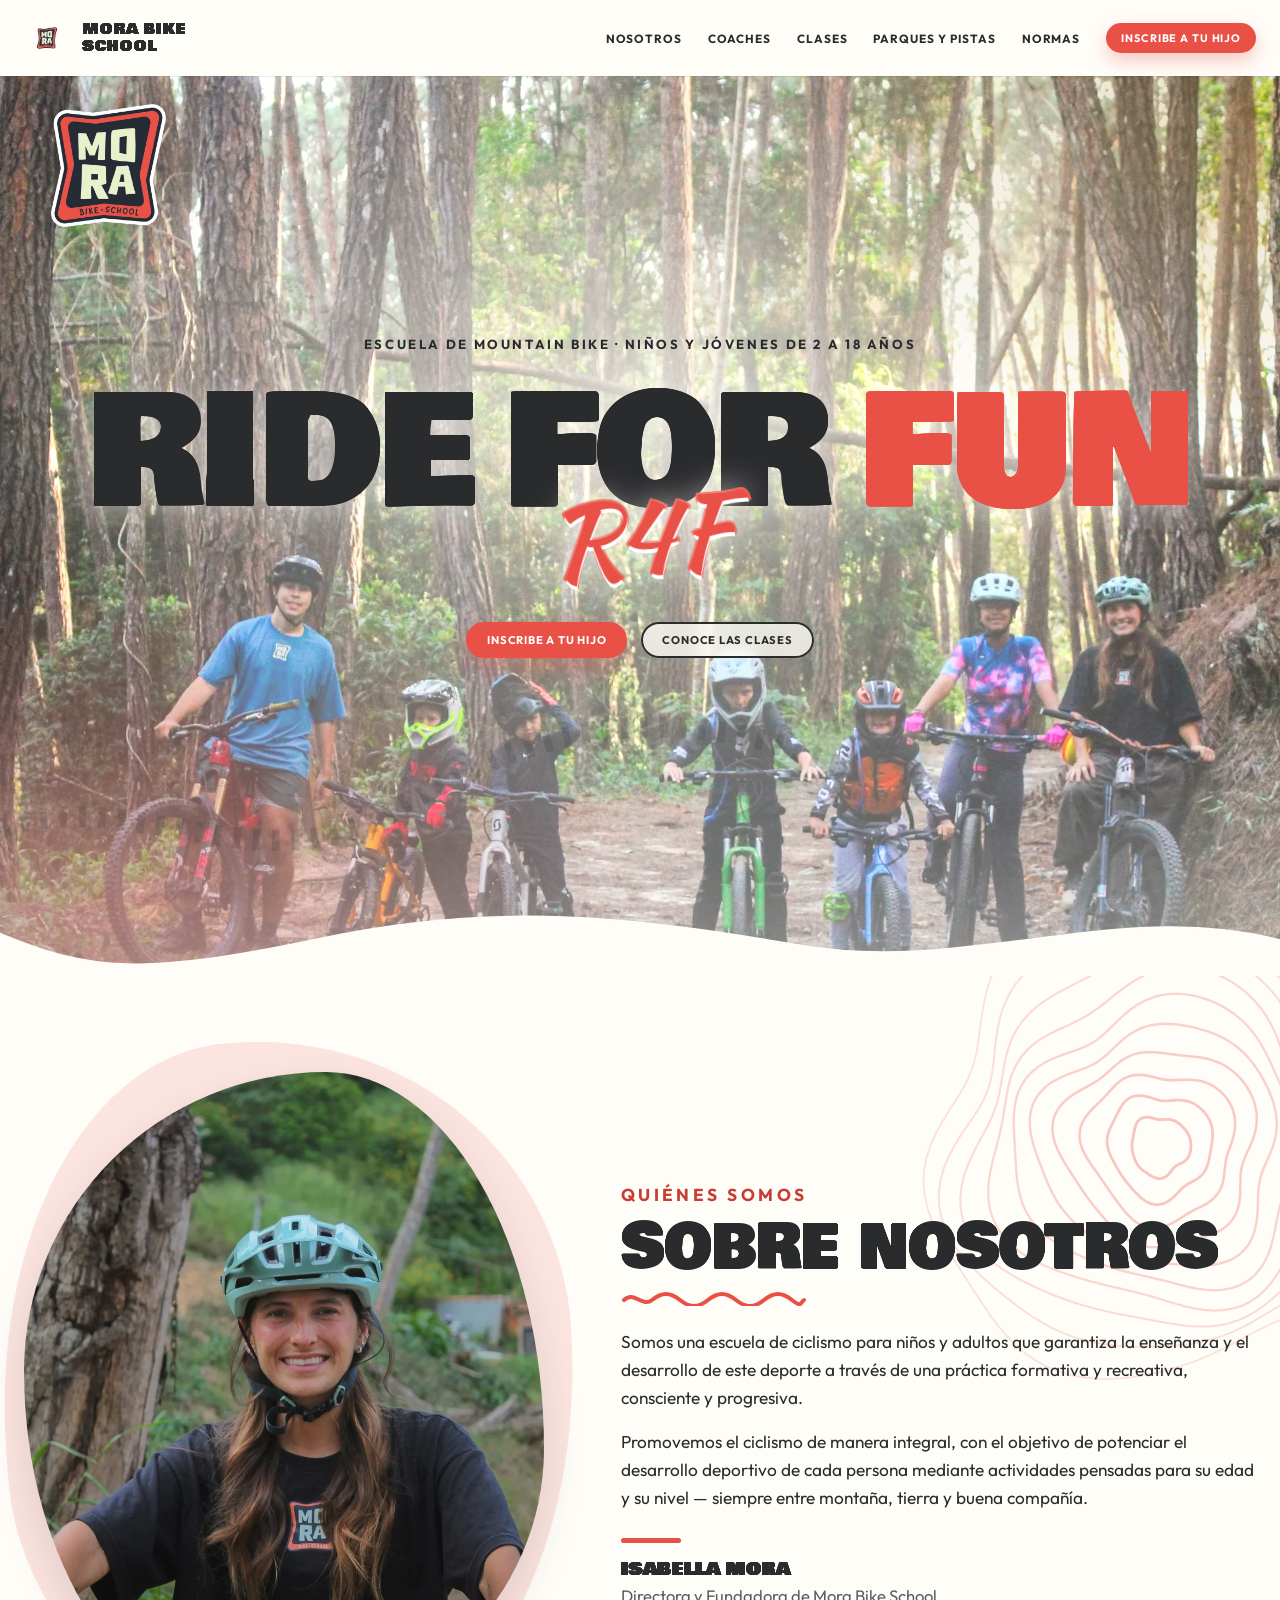
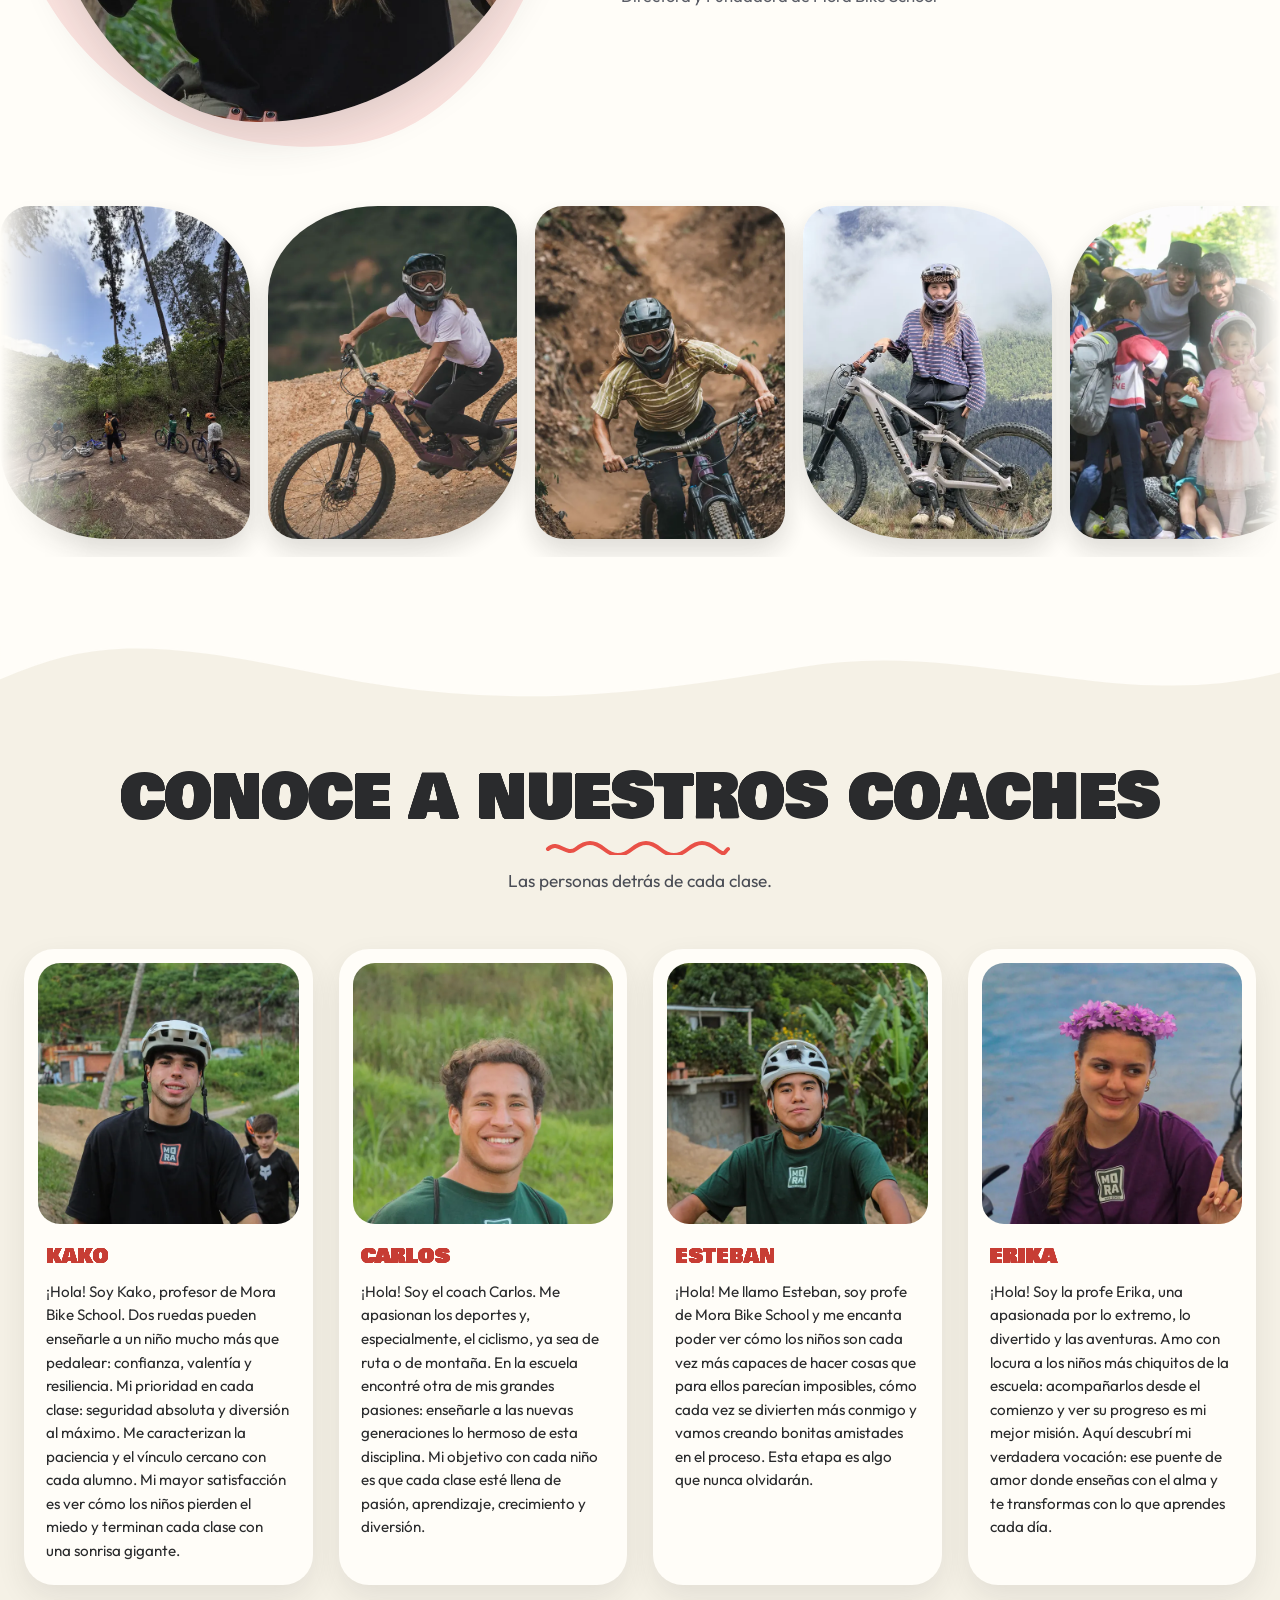
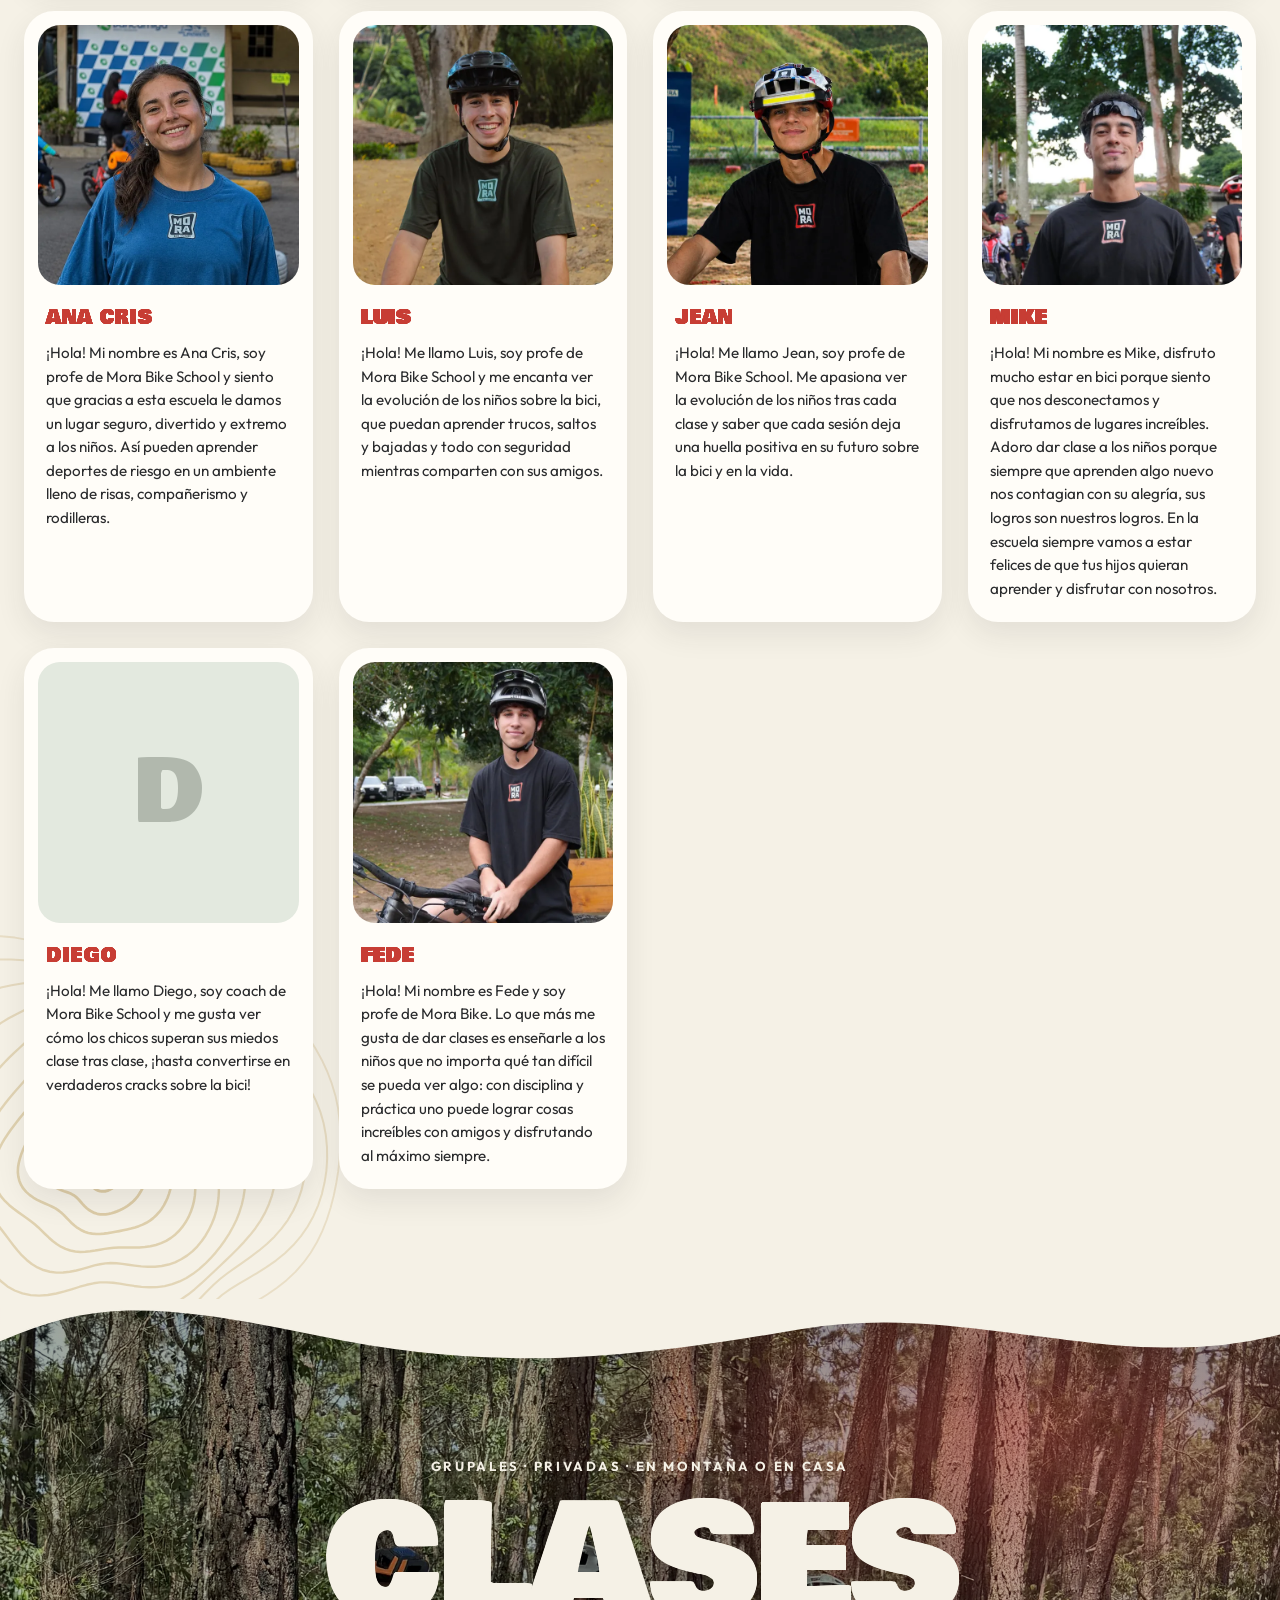
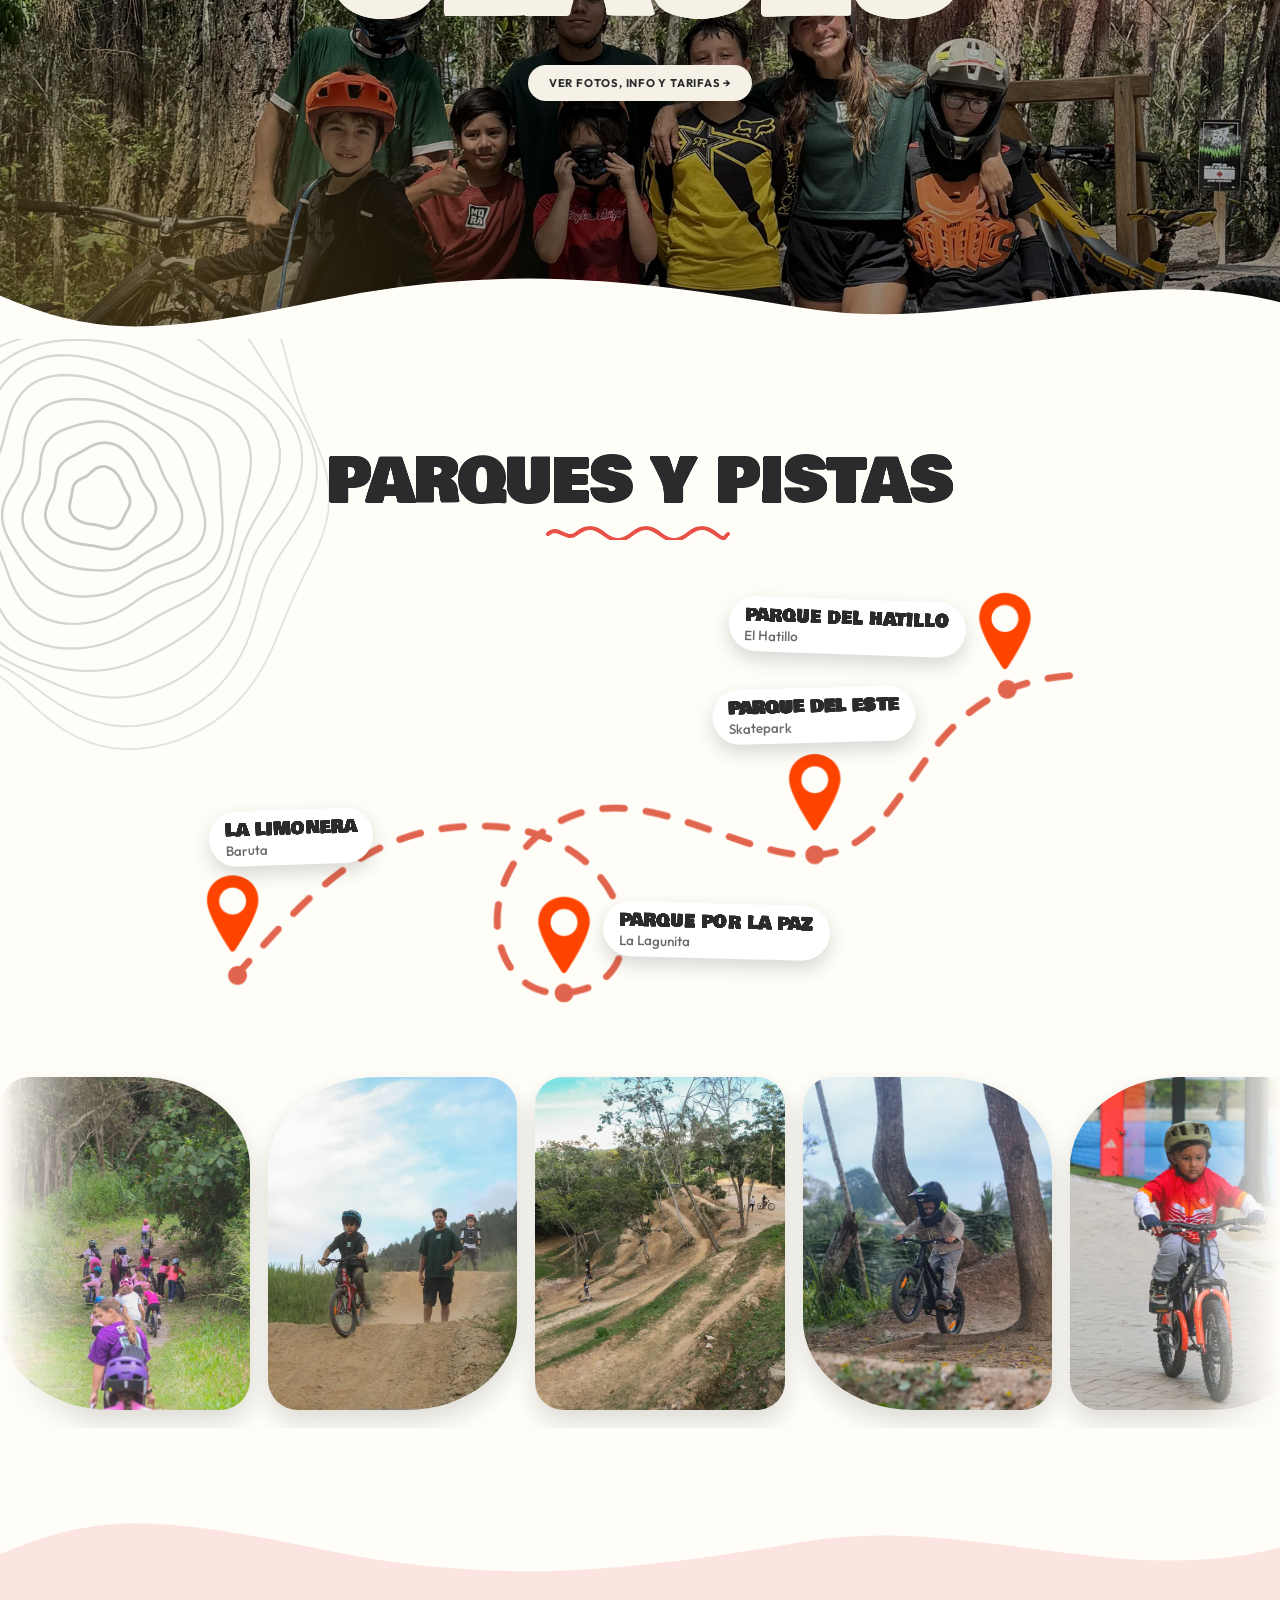
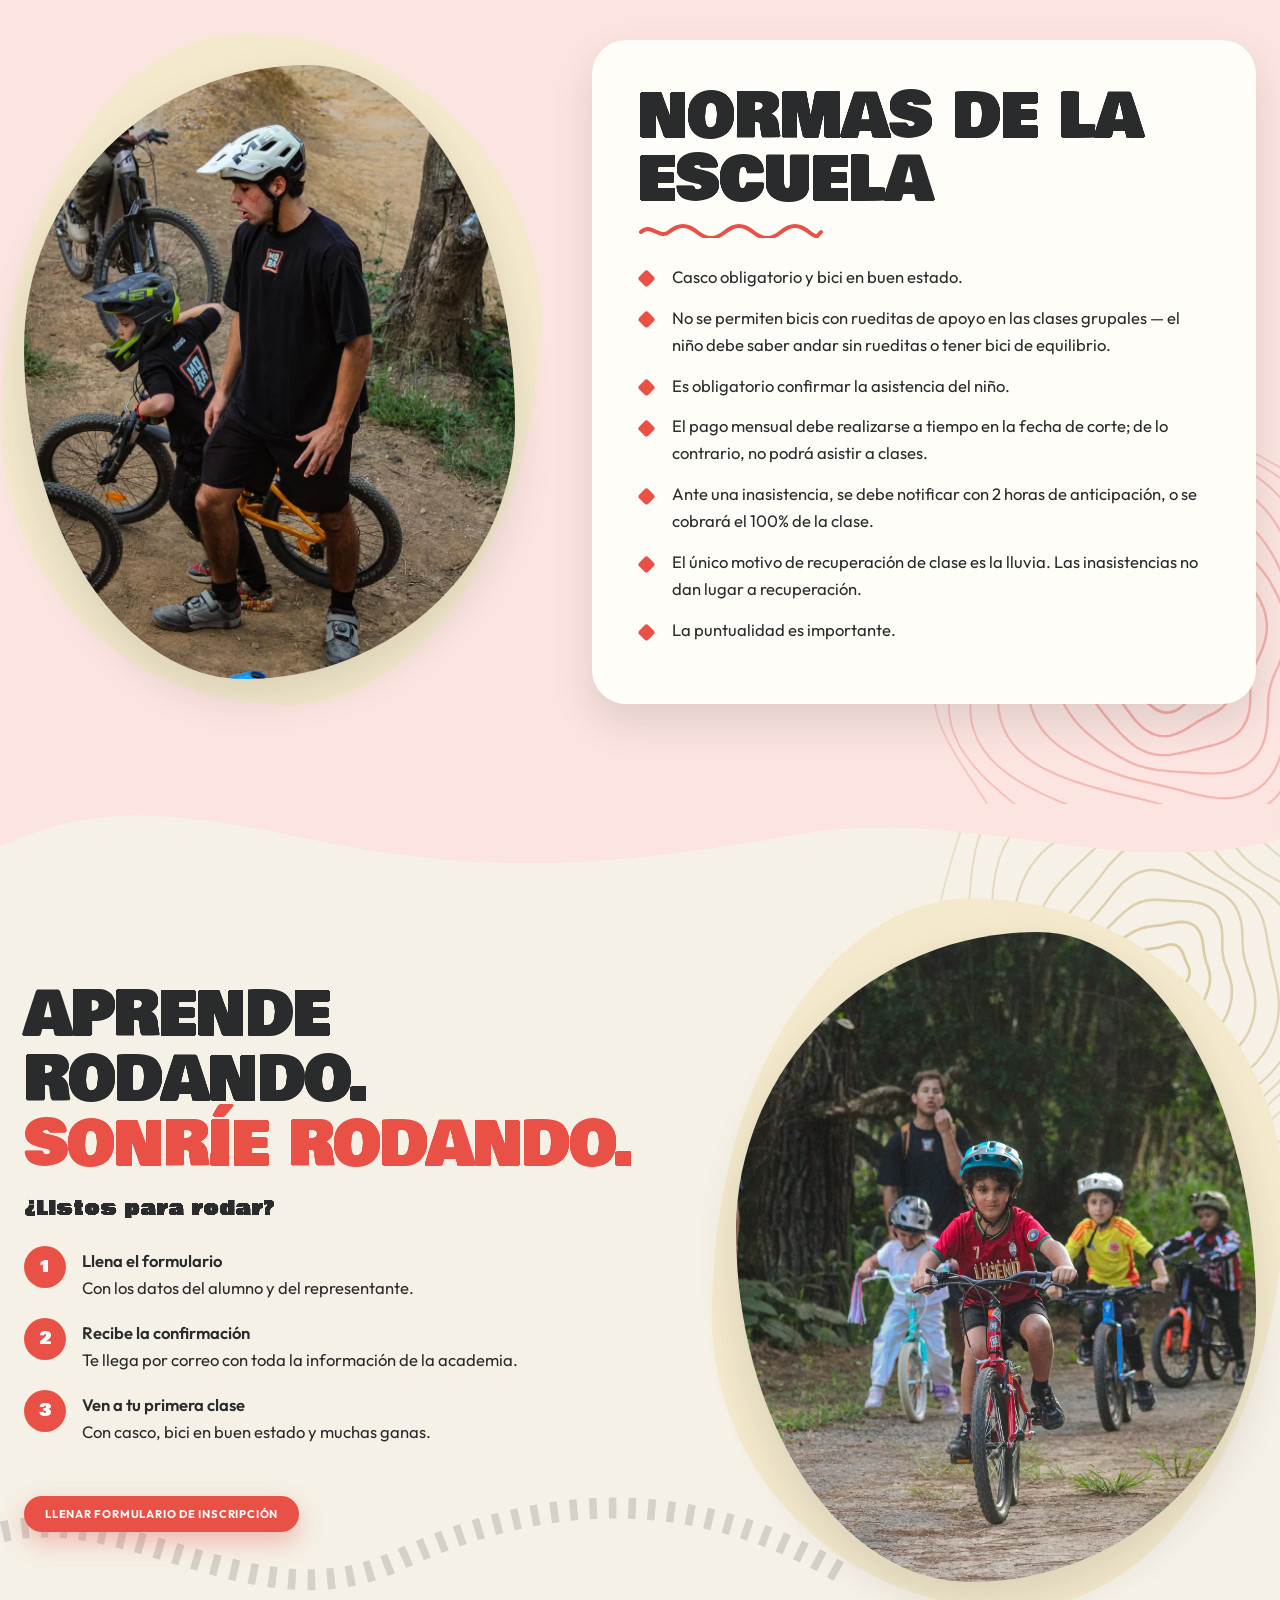
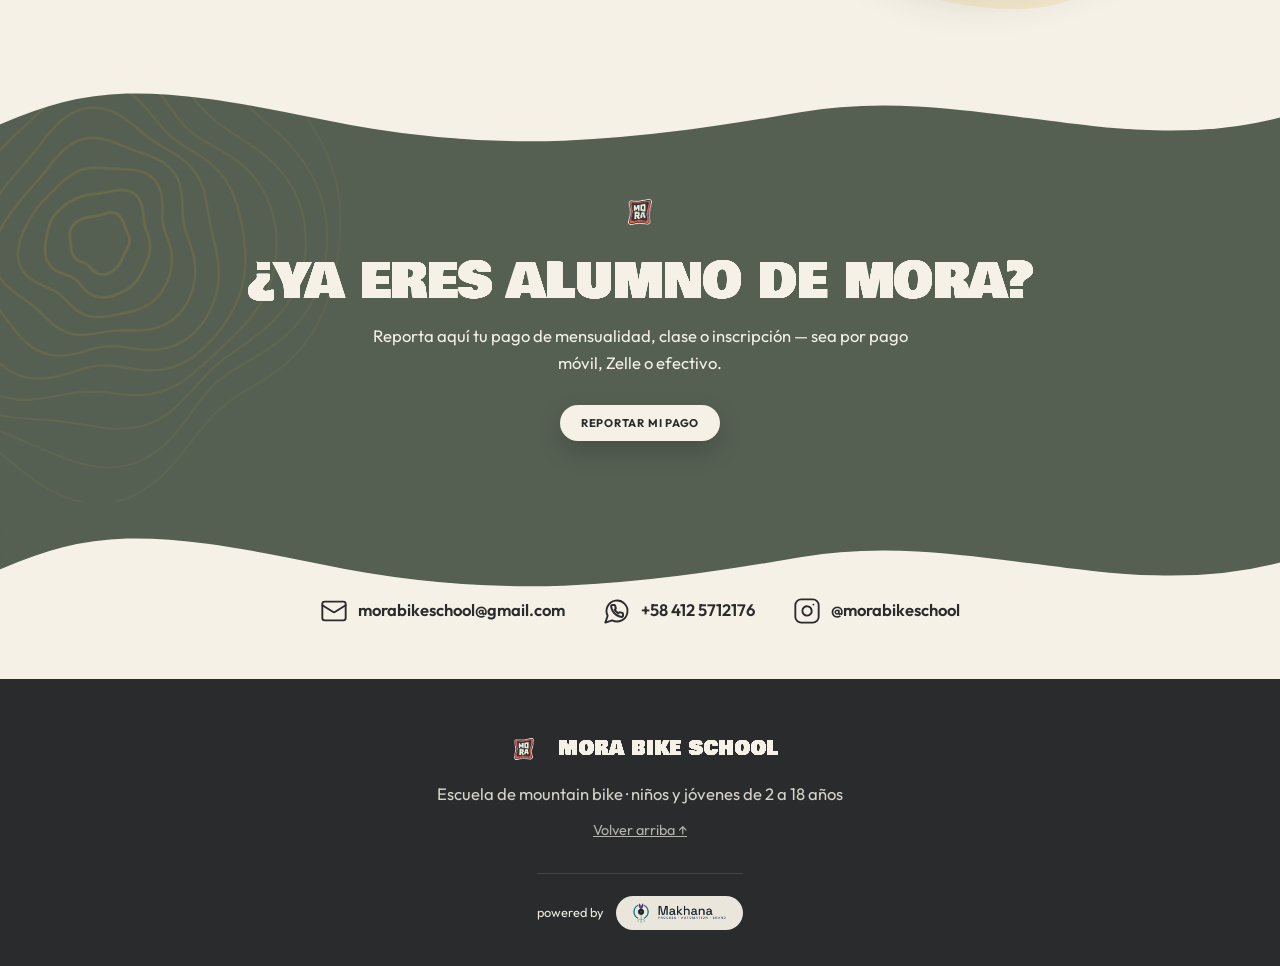
<file: index.html>
<!doctype html>
<html lang="es">
<head>
<meta charset="utf-8">
<meta name="viewport" content="width=device-width, initial-scale=1">
<title>Mora Bike School — Ride For Fun</title>
<meta name="description" content="Mora Bike School: escuela de mountain bike para niños y jóvenes de 2 a 18 años en Caracas, Venezuela.">
<link rel="icon" href="images/mora-logo.png">
<link rel="preconnect" href="https://fonts.googleapis.com"><link rel="preconnect" href="https://fonts.gstatic.com" crossorigin>
<link href="https://fonts.googleapis.com/css2?family=Kaushan+Script&family=Outfit:wght@400;500;600;700&family=Bowlby+One&display=swap" rel="stylesheet">
<link rel="stylesheet" href="styles-v8.css?v=20261105">
</head>
<body id="top"><header class="nav">
  <div class="wrap nav__in">
    <a class="nav__brand" href="#top"><img src="images/mora-logo.png" alt="" width="46" height="46"><span>Mora Bike<br>School</span></a>
    <input class="nav__toggle sr" type="checkbox" id="nt" aria-label="Abrir menú"><label class="nav__burger" for="nt" aria-hidden="true"><span></span></label>
    <nav class="nav__links" aria-label="Principal">
      <a href="#nosotros">Nosotros</a>
      <a href="#coaches">Coaches</a>
      <a href="#clases">Clases</a>
      <a href="#parques">Parques y Pistas</a>
      <a href="#normas">Normas</a>
      <a href="#inscribete" class="nav__cta">Inscribe a tu hijo</a>
    </nav>
  </div>
</header>
<main>
<section class="hero sec" id="inicio" aria-label="Portada">
  <img class="hero__bg" src="images/hero/portada-principal.webp" alt="Coaches y alumnos de Mora Bike School alineados con sus bicis en un sendero del bosque de pinos">
  <div class="hero__veil"></div>
  <img class="hero__logo" src="images/hero/mora-logo-hero.webp" alt="Mora Bike School">
  <svg class="deco-track" viewBox="0 0 600 120" fill="none" stroke="currentColor" aria-hidden="true"><path d="M0 74C95 8 195 118 300 62S505 6 600 58" stroke-width="14" stroke-dasharray="5 8"/></svg>
  <div class="wrap hero__inner">
    <p class="hero__kicker">Escuela de mountain bike · niños y jóvenes de 2 a 18 años</p>
    <h1 class="hero__title">Ride For <span class="fun">Fun</span><span class="r4f" aria-hidden="true">R4F</span></h1>
    <div class="hero__cta"><a class="btn btn--coral" href="#inscribete">Inscribe a tu hijo</a><a class="btn btn--ghost" href="clases.html">Conoce las clases</a></div>
  </div>
  <svg class="wave wave--bottom" viewBox="0 0 1440 90" preserveAspectRatio="none" style="color:#FFFDF8" aria-hidden="true"><path d="M0 0H1440V44C1260 94 1090 4 900 38S560 90 360 46 100 8 0 52Z"/></svg>
</section>

<section class="nosotros sec" id="nosotros">
  <img class="ring ring--tr" src="images/deco/ring-coral.svg" alt="" aria-hidden="true">
  <div class="wrap">
    <div class="nosotros__grid">
      <div class="nosotros__photo"><img src="images/isa/isa-carnet.webp" alt="Isabella Mora, directora y fundadora de Mora Bike School, con casco y su bici en el bosque" loading="lazy"></div>
      <div class="nosotros__text">
        <p class="eyebrow">Quiénes somos</p>
        <h2 class="title">Sobre nosotros</h2>
        <p style="margin-top:22px">Somos una escuela de ciclismo para niños y adultos que garantiza la enseñanza y el desarrollo de este deporte a través de una práctica formativa y recreativa, consciente y progresiva.</p>
        <p>Promovemos el ciclismo de manera integral, con el objetivo de potenciar el desarrollo deportivo de cada persona mediante actividades pensadas para su edad y su nivel — siempre entre montaña, tierra y buena compañía.</p>
        <!-- «Quién soy»: aquí va el texto de Isabella cuando lo envíe -->
        <div class="firma"><div class="firma__linea"></div><div class="firma__nombre">Isabella Mora</div><div class="firma__cargo">Directora y Fundadora de Mora Bike School</div></div>
      </div>
    </div>
  </div>
  <div class="ribbon" role="group" aria-label="Galería de fotos en movimiento"><div class="ribbon__track"><img src="images/isa/cinta-1.webp" alt="Isabella y su equipo con las bicis en un sendero de montaña" loading="lazy"><img src="images/isa/cinta-2.webp" alt="Isabella tomando una curva de tierra con su bici" loading="lazy"><img src="images/isa/cinta-3.webp" alt="Isabella bajando por un sendero entre árboles" loading="lazy"><img src="images/isa/cinta-4.webp" alt="Isabella con su bici entre las montañas y la neblina" loading="lazy"><img src="images/isa/cinta-5.webp" alt="Isabella rodeada de niños en una actividad de la escuela" loading="lazy"><img src="images/isa/cinta-6.webp" alt="Isabella con sus alumnos en un descanso en la montaña" loading="lazy"></div></div>
</section>

<section class="coaches sec" id="coaches">
  <svg class="wave wave--top" viewBox="0 0 1440 90" preserveAspectRatio="none" style="color:#FFFDF8" aria-hidden="true"><path d="M0 0H1440V44C1260 94 1090 4 900 38S560 90 360 46 100 8 0 52Z"/></svg><img class="ring ring--bl" src="images/deco/ring-gold.svg" alt="" aria-hidden="true">
  <div class="wrap">
    <h2 class="title title--center">Conoce a nuestros coaches</h2>
    <p class="coaches__sub">Las personas detrás de cada clase.</p>
    <div class="coaches__grid"><article class="coach"><div class="coach__photo"><img src="images/coaches/kako.webp" alt="Kako, coach de Mora Bike School" loading="lazy"></div><h3 class="coach__name">Kako</h3><p>¡Hola! Soy Kako, profesor de Mora Bike School. Dos ruedas pueden enseñarle a un niño mucho más que pedalear: confianza, valentía y resiliencia. Mi prioridad en cada clase: seguridad absoluta y diversión al máximo. Me caracterizan la paciencia y el vínculo cercano con cada alumno. Mi mayor satisfacción es ver cómo los niños pierden el miedo y terminan cada clase con una sonrisa gigante.</p></article><article class="coach"><div class="coach__photo"><img src="images/coaches/carlos.webp" alt="Carlos, coach de Mora Bike School" loading="lazy"></div><h3 class="coach__name">Carlos</h3><p>¡Hola! Soy el coach Carlos. Me apasionan los deportes y, especialmente, el ciclismo, ya sea de ruta o de montaña. En la escuela encontré otra de mis grandes pasiones: enseñarle a las nuevas generaciones lo hermoso de esta disciplina. Mi objetivo con cada niño es que cada clase esté llena de pasión, aprendizaje, crecimiento y diversión.</p></article><article class="coach"><div class="coach__photo"><img src="images/coaches/esteban.webp" alt="Esteban, coach de Mora Bike School" loading="lazy"></div><h3 class="coach__name">Esteban</h3><p>¡Hola! Me llamo Esteban, soy profe de Mora Bike School y me encanta poder ver cómo los niños son cada vez más capaces de hacer cosas que para ellos parecían imposibles, cómo cada vez se divierten más conmigo y vamos creando bonitas amistades en el proceso. Esta etapa es algo que nunca olvidarán.</p></article><article class="coach"><div class="coach__photo"><img src="images/coaches/erika.webp" alt="Erika, coach de Mora Bike School" loading="lazy"></div><h3 class="coach__name">Erika</h3><p>¡Hola! Soy la profe Erika, una apasionada por lo extremo, lo divertido y las aventuras. Amo con locura a los niños más chiquitos de la escuela: acompañarlos desde el comienzo y ver su progreso es mi mejor misión. Aquí descubrí mi verdadera vocación: ese puente de amor donde enseñas con el alma y te transformas con lo que aprendes cada día.</p></article><article class="coach"><div class="coach__photo"><img src="images/coaches/ana.webp" alt="Ana Cris, coach de Mora Bike School" loading="lazy"></div><h3 class="coach__name">Ana Cris</h3><p>¡Hola! Mi nombre es Ana Cris, soy profe de Mora Bike School y siento que gracias a esta escuela le damos un lugar seguro, divertido y extremo a los niños. Así pueden aprender deportes de riesgo en un ambiente lleno de risas, compañerismo y rodilleras.</p></article><article class="coach"><div class="coach__photo"><img src="images/coaches/luis.webp" alt="Luis, coach de Mora Bike School" loading="lazy"></div><h3 class="coach__name">Luis</h3><p>¡Hola! Me llamo Luis, soy profe de Mora Bike School y me encanta ver la evolución de los niños sobre la bici, que puedan aprender trucos, saltos y bajadas y todo con seguridad mientras comparten con sus amigos.</p></article><article class="coach"><div class="coach__photo"><img src="images/coaches/jean.webp" alt="Jean, coach de Mora Bike School" loading="lazy"></div><h3 class="coach__name">Jean</h3><p>¡Hola! Me llamo Jean, soy profe de Mora Bike School. Me apasiona ver la evolución de los niños tras cada clase y saber que cada sesión deja una huella positiva en su futuro sobre la bici y en la vida.</p></article><article class="coach"><div class="coach__photo"><img src="images/coaches/mike.webp" alt="Mike, coach de Mora Bike School" loading="lazy"></div><h3 class="coach__name">Mike</h3><p>¡Hola! Mi nombre es Mike, disfruto mucho estar en bici porque siento que nos desconectamos y disfrutamos de lugares increíbles. Adoro dar clase a los niños porque siempre que aprenden algo nuevo nos contagian con su alegría, sus logros son nuestros logros. En la escuela siempre vamos a estar felices de que tus hijos quieran aprender y disfrutar con nosotros.</p></article><article class="coach"><div class="coach__photo"><span class="coach__initial" aria-hidden="true">D</span></div><h3 class="coach__name">Diego</h3><p>¡Hola! Me llamo Diego, soy coach de Mora Bike School y me gusta ver cómo los chicos superan sus miedos clase tras clase, ¡hasta convertirse en verdaderos cracks sobre la bici!</p></article><article class="coach"><div class="coach__photo"><img src="images/coaches/fede.webp" alt="Fede, coach de Mora Bike School" loading="lazy"></div><h3 class="coach__name">Fede</h3><p>¡Hola! Mi nombre es Fede y soy profe de Mora Bike. Lo que más me gusta de dar clases es enseñarle a los niños que no importa qué tan difícil se pueda ver algo: con disciplina y práctica uno puede lograr cosas increíbles con amigos y disfrutando al máximo siempre.</p></article></div>
  </div>
</section>

<a class="clases-teaser sec" id="clases" href="clases.html" aria-label="Ver las clases grupales y privadas, con tarifas y fotos">
  <svg class="wave wave--top" viewBox="0 0 1440 90" preserveAspectRatio="none" style="color:#F5F1E6" aria-hidden="true"><path d="M0 0H1440V44C1260 94 1090 4 900 38S560 90 360 46 100 8 0 52Z"/></svg>
  <img src="images/home/clases-banda.webp" alt="Un grupo de niños con sus bicis en el partidor, en medio del bosque" loading="lazy">
  <span class="clases-teaser__tint"></span><span class="clases-teaser__tint2"></span>
  <span class="clases-teaser__in"><span class="clases-teaser__eyebrow" style="display:block">Grupales · Privadas · En montaña o en casa</span><span class="clases-teaser__title" style="display:block">Clases</span><span class="btn btn--cream">Ver fotos, info y tarifas →</span></span>
  <svg class="wave wave--bottom" viewBox="0 0 1440 90" preserveAspectRatio="none" style="color:#FFFDF8" aria-hidden="true"><path d="M0 0H1440V44C1260 94 1090 4 900 38S560 90 360 46 100 8 0 52Z"/></svg>
</a>

<section class="parques sec" id="parques">
  <img class="ring ring--tl" src="images/deco/ring-olive.svg" alt="" aria-hidden="true">
  <div class="wrap">
    <h2 class="title title--center">Parques y Pistas</h2>
    <div class="ruta-map">
      <img src="images/route-map.png" alt="Mapa ilustrado de la ruta con los cuatro parques donde rueda Mora Bike School">
      <span class="pin-label pin-label--1"><b>La Limonera</b><small>Baruta</small></span>
      <span class="pin-label pin-label--2"><b>Parque Por La Paz</b><small>La Lagunita</small></span>
      <span class="pin-label pin-label--3"><b>Parque del Este</b><small>Skatepark</small></span>
      <span class="pin-label pin-label--4"><b>Parque del Hatillo</b><small>El Hatillo</small></span>
    </div>
  </div>
  <div class="ribbon" role="group" aria-label="Galería de fotos en movimiento"><div class="ribbon__track"><img src="images/pistas/pista.webp" alt="Un grupo de niños rodando en fila por un sendero entre el pasto" loading="lazy"><img src="images/pistas/pista1.webp" alt="Un niño y un coach en una loma de tierra" loading="lazy"><img src="images/pistas/pista2.webp" alt="Pista de tierra con peraltes en un parque" loading="lazy"><img src="images/pistas/pista3.webp" alt="Un niño levantando la rueda delantera bajo unos árboles" loading="lazy"><img src="images/pistas/pista4.webp" alt="Un niño rodando por un parque con piso de adoquín" loading="lazy"><img src="images/pistas/hatillo.webp" alt="Un niño con casco rodando en una pista de tierra" loading="lazy"><img src="images/pistas/hatillo2.webp" alt="Primer plano de un niño con casco integral" loading="lazy"><img src="images/pistas/hatillo3.webp" alt="Dos niños rodando por una pista de tierra" loading="lazy"><img src="images/pistas/55.webp" alt="Pista de tierra con lomas y curvas" loading="lazy"></div></div>
</section>

<section class="normas sec" id="normas">
  <svg class="wave wave--top" viewBox="0 0 1440 90" preserveAspectRatio="none" style="color:#FFFDF8" aria-hidden="true"><path d="M0 0H1440V44C1260 94 1090 4 900 38S560 90 360 46 100 8 0 52Z"/></svg><img class="ring ring--br" src="images/deco/ring-coral.svg" alt="" aria-hidden="true">
  <div class="wrap normas__grid">
    <div class="photo-blob"><img src="images/home/normas.webp" alt="Un coach de pie junto a un niño con su bicicleta en una pista de tierra" loading="lazy"></div>
    <div class="normas__card"><h2 class="title">Normas de la escuela</h2><ul><li>Casco obligatorio y bici en buen estado.</li><li>No se permiten bicis con rueditas de apoyo en las clases grupales — el niño debe saber andar sin rueditas o tener bici de equilibrio.</li><li>Es obligatorio confirmar la asistencia del niño.</li><li>El pago mensual debe realizarse a tiempo en la fecha de corte; de lo contrario, no podrá asistir a clases.</li><li>Ante una inasistencia, se debe notificar con 2 horas de anticipación, o se cobrará el 100% de la clase.</li><li>El único motivo de recuperación de clase es la lluvia. Las inasistencias no dan lugar a recuperación.</li><li>La puntualidad es importante.</li></ul></div>
  </div>
</section>

<section class="inscribete sec" id="inscribete">
  <svg class="wave wave--top" viewBox="0 0 1440 90" preserveAspectRatio="none" style="color:#FCE4E0" aria-hidden="true"><path d="M0 0H1440V44C1260 94 1090 4 900 38S560 90 360 46 100 8 0 52Z"/></svg><img class="ring ring--tr" src="images/deco/ring-gold.svg" alt="" aria-hidden="true"><svg class="deco-track" viewBox="0 0 600 120" fill="none" stroke="currentColor" aria-hidden="true"><path d="M0 74C95 8 195 118 300 62S505 6 600 58" stroke-width="14" stroke-dasharray="5 8"/></svg>
  <div class="wrap inscribete__grid">
    <div>
      <p class="slogan"><span>Aprende rodando.</span><span class="hl">Sonríe rodando.</span></p>
      <h2 class="sub">¿Listos para rodar?</h2>
      <ol class="pasos"><li><b>Llena el formulario</b>Con los datos del alumno y del representante.</li><li><b>Recibe la confirmación</b>Te llega por correo con toda la información de la academia.</li><li><b>Ven a tu primera clase</b>Con casco, bici en buen estado y muchas ganas.</li></ol>
      <a class="btn btn--coral" href="https://forms.gle/LzUUa29kGFEzpkx97" target="_blank" rel="noopener">Llenar formulario de inscripción</a>
    </div>
    <div class="photo-blob inscribete__photo"><img src="images/home/inscripcion.webp" alt="Un grupo de niños rodando felices por un sendero de montaña" loading="lazy"></div>
  </div>
</section>

<section class="reporta sec" id="reporta-pago">
  <svg class="wave wave--top" viewBox="0 0 1440 90" preserveAspectRatio="none" style="color:#F5F1E6" aria-hidden="true"><path d="M0 0H1440V44C1260 94 1090 4 900 38S560 90 360 46 100 8 0 52Z"/></svg><img class="ring ring--tl" src="images/deco/ring-gold.svg" alt="" aria-hidden="true">
  <div class="wrap"><img class="reporta__logo" src="images/mora-logo.png" alt="">
    <h2>¿Ya eres alumno de Mora?</h2>
    <p>Reporta aquí tu pago de mensualidad, clase o inscripción — sea por pago móvil, Zelle o efectivo.</p>
    <a class="btn btn--cream" href="https://forms.gle/vjgSHU3gJrWm9Sqm7" target="_blank" rel="noopener">Reportar mi pago</a></div>
</section>

<section class="contacto" id="contacto" aria-label="Contacto">
  <svg class="wave wave--top" viewBox="0 0 1440 90" preserveAspectRatio="none" style="color:#556053" aria-hidden="true"><path d="M0 0H1440V44C1260 94 1090 4 900 38S560 90 360 46 100 8 0 52Z"/></svg>
  <div class="wrap"><ul>
    <li><a href="mailto:morabikeschool@gmail.com" aria-label="Correo: morabikeschool@gmail.com"><svg viewBox="0 0 24 24" width="28" height="28" fill="none" stroke-width="1.6" stroke-linecap="round" stroke-linejoin="round" aria-hidden="true" focusable="false"><rect x="2" y="4" width="20" height="16" rx="2"/><path d="m22 7-8.97 5.7a1.94 1.94 0 0 1-2.06 0L2 7"/></svg><span>morabikeschool@gmail.com</span></a></li>
    <li><a href="https://wa.me/584125712176" target="_blank" rel="noopener" aria-label="WhatsApp: +58 412 5712176"><svg viewBox="0 0 24 24" width="28" height="28" fill="none" stroke-width="1.6" stroke-linecap="round" stroke-linejoin="round" aria-hidden="true" focusable="false"><path d="M7.9 20A9 9 0 1 0 4 16.1L2 22Z"/><g transform="translate(5.9 5.9) scale(.51)"><path stroke-width="3.4" d="M22 16.92v3a2 2 0 0 1-2.18 2 19.79 19.79 0 0 1-8.63-3.07 19.5 19.5 0 0 1-6-6 19.79 19.79 0 0 1-3.07-8.67A2 2 0 0 1 4.11 2h3a2 2 0 0 1 2 1.72 12.84 12.84 0 0 0 .7 2.81 2 2 0 0 1-.45 2.11L8.09 9.91a16 16 0 0 0 6 6l1.27-1.27a2 2 0 0 1 2.11-.45 12.84 12.84 0 0 0 2.81.7A2 2 0 0 1 22 16.92z"/></g></svg><span>+58 412 5712176</span></a></li>
    <li><a href="https://www.instagram.com/morabikeschool/" target="_blank" rel="noopener" aria-label="Instagram: @morabikeschool"><svg viewBox="0 0 24 24" width="28" height="28" fill="none" stroke-width="1.6" stroke-linecap="round" stroke-linejoin="round" aria-hidden="true" focusable="false"><rect x="2" y="2" width="20" height="20" rx="5" ry="5"/><path d="M16 11.37A4 4 0 1 1 12.63 8 4 4 0 0 1 16 11.37z"/><line x1="17.5" y1="6.5" x2="17.51" y2="6.5"/></svg><span>@morabikeschool</span></a></li>
  </ul></div>
</section>
</main><footer class="footer">
  <div class="footer__brand"><img src="images/mora-logo.png" alt="Mora Bike School"><span>Mora Bike School</span></div>
  <p>Escuela de mountain bike · niños y jóvenes de 2 a 18 años</p>
  <p><a class="footer__top" href="#top">Volver arriba ↑</a></p>
  <div class="powered"><span>powered by</span><img src="images/makhana-logo.png" alt="Makhana"></div>
</footer><div class="lb" id="lb" role="dialog" aria-label="Foto ampliada" aria-hidden="true"><img alt=""></div>
<script>
(function(){
  var secs=[].slice.call(document.querySelectorAll('.sec'));
  if('IntersectionObserver' in window){ var io=new IntersectionObserver(function(es){ es.forEach(function(e){ if(e.isIntersecting){ e.target.classList.add('seen'); } }); },{threshold:.12}); secs.forEach(function(s){ io.observe(s); }); }
  else { secs.forEach(function(s){ s.classList.add('seen'); }); }
  [].slice.call(document.querySelectorAll('.ribbon__track')).forEach(function(t){ var kids=[].slice.call(t.children); kids.forEach(function(k){ var c=k.cloneNode(true); c.alt=''; c.setAttribute('aria-hidden','true'); t.appendChild(c); }); t.parentNode.classList.add('on'); });
  var lb=document.getElementById('lb'), lbi=lb.querySelector('img');
  document.addEventListener('click',function(e){ var a=e.target.closest&&e.target.closest('a.lbx'); if(a){ e.preventDefault(); var im=a.querySelector('img'); lbi.src=(im&&(im.currentSrc||im.src))||a.getAttribute('href'); lbi.alt=(im&&im.alt)||''; lb.classList.add('on'); lb.setAttribute('aria-hidden','false'); } else if(lb.classList.contains('on')){ lb.classList.remove('on'); lb.setAttribute('aria-hidden','true'); } });
  document.addEventListener('keydown',function(e){ if(e.key==='Escape'){ lb.classList.remove('on'); } });
})();
</script></body></html>
</file>
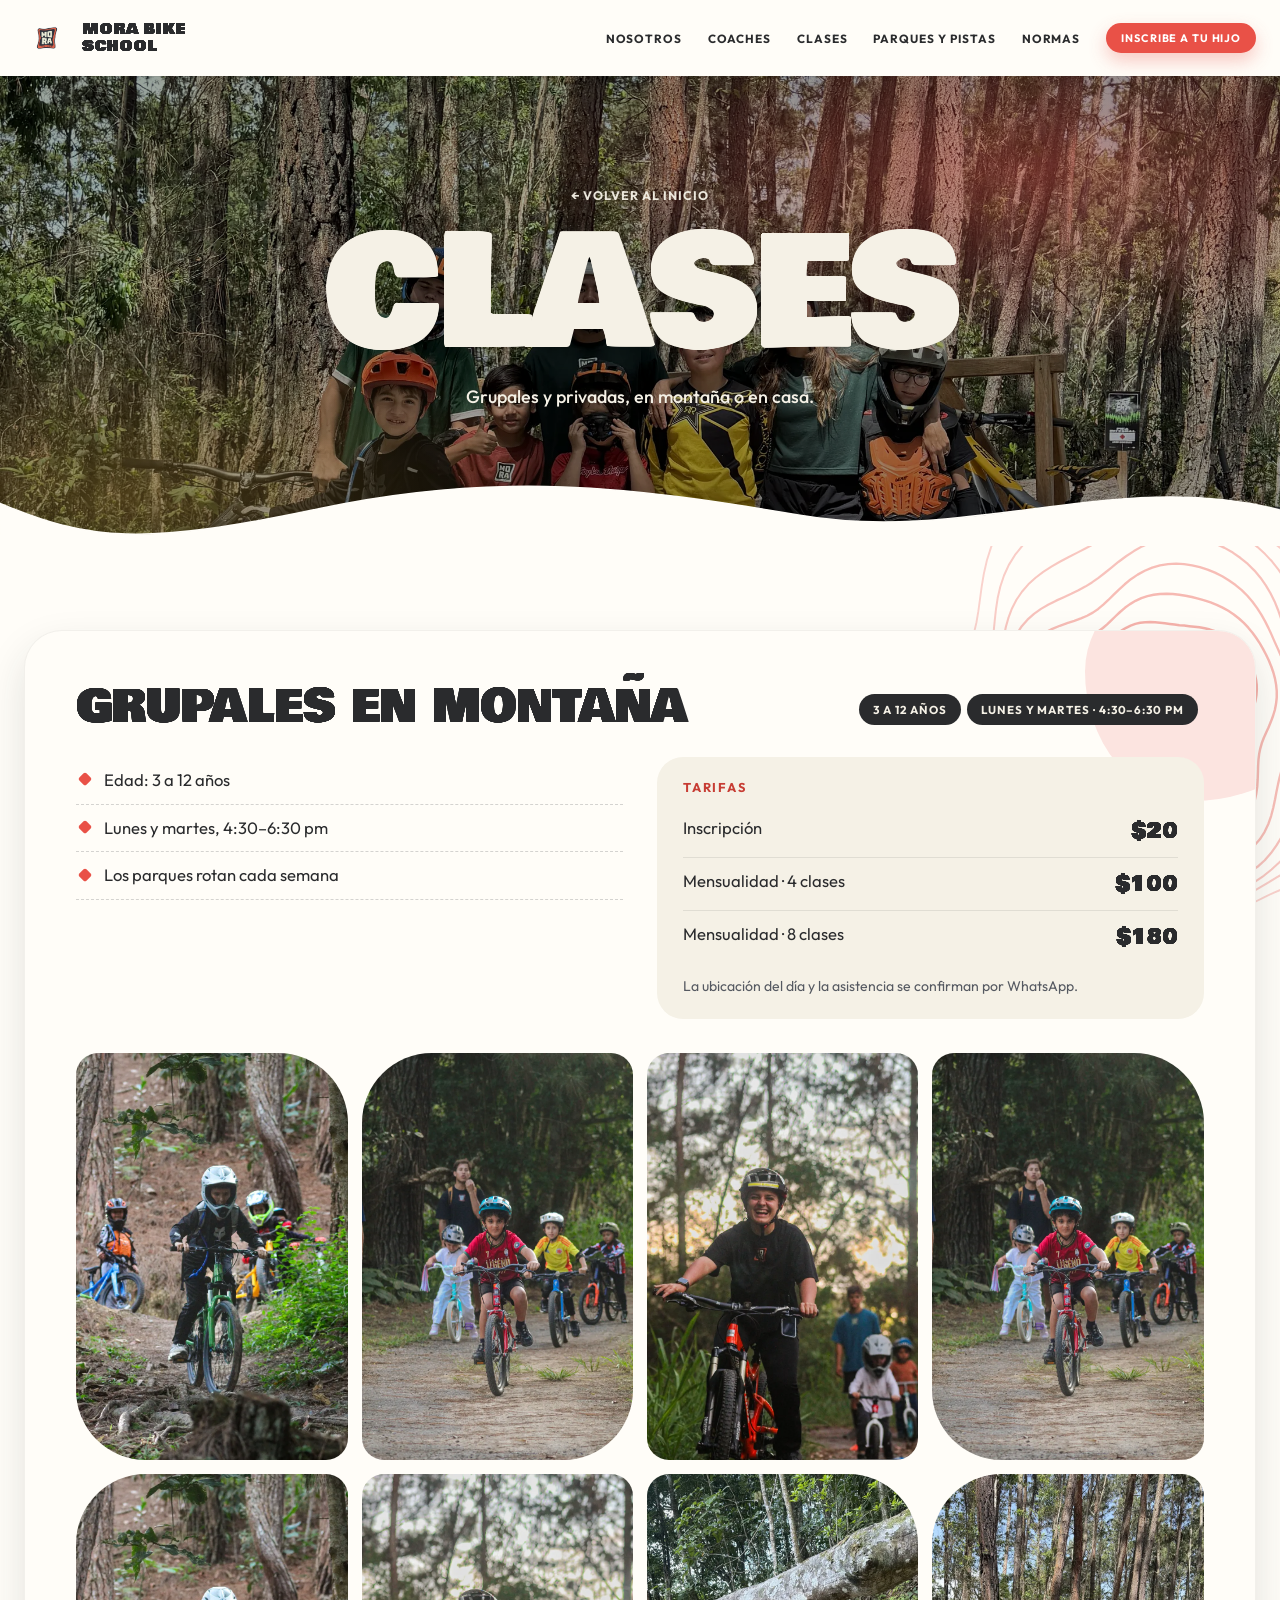
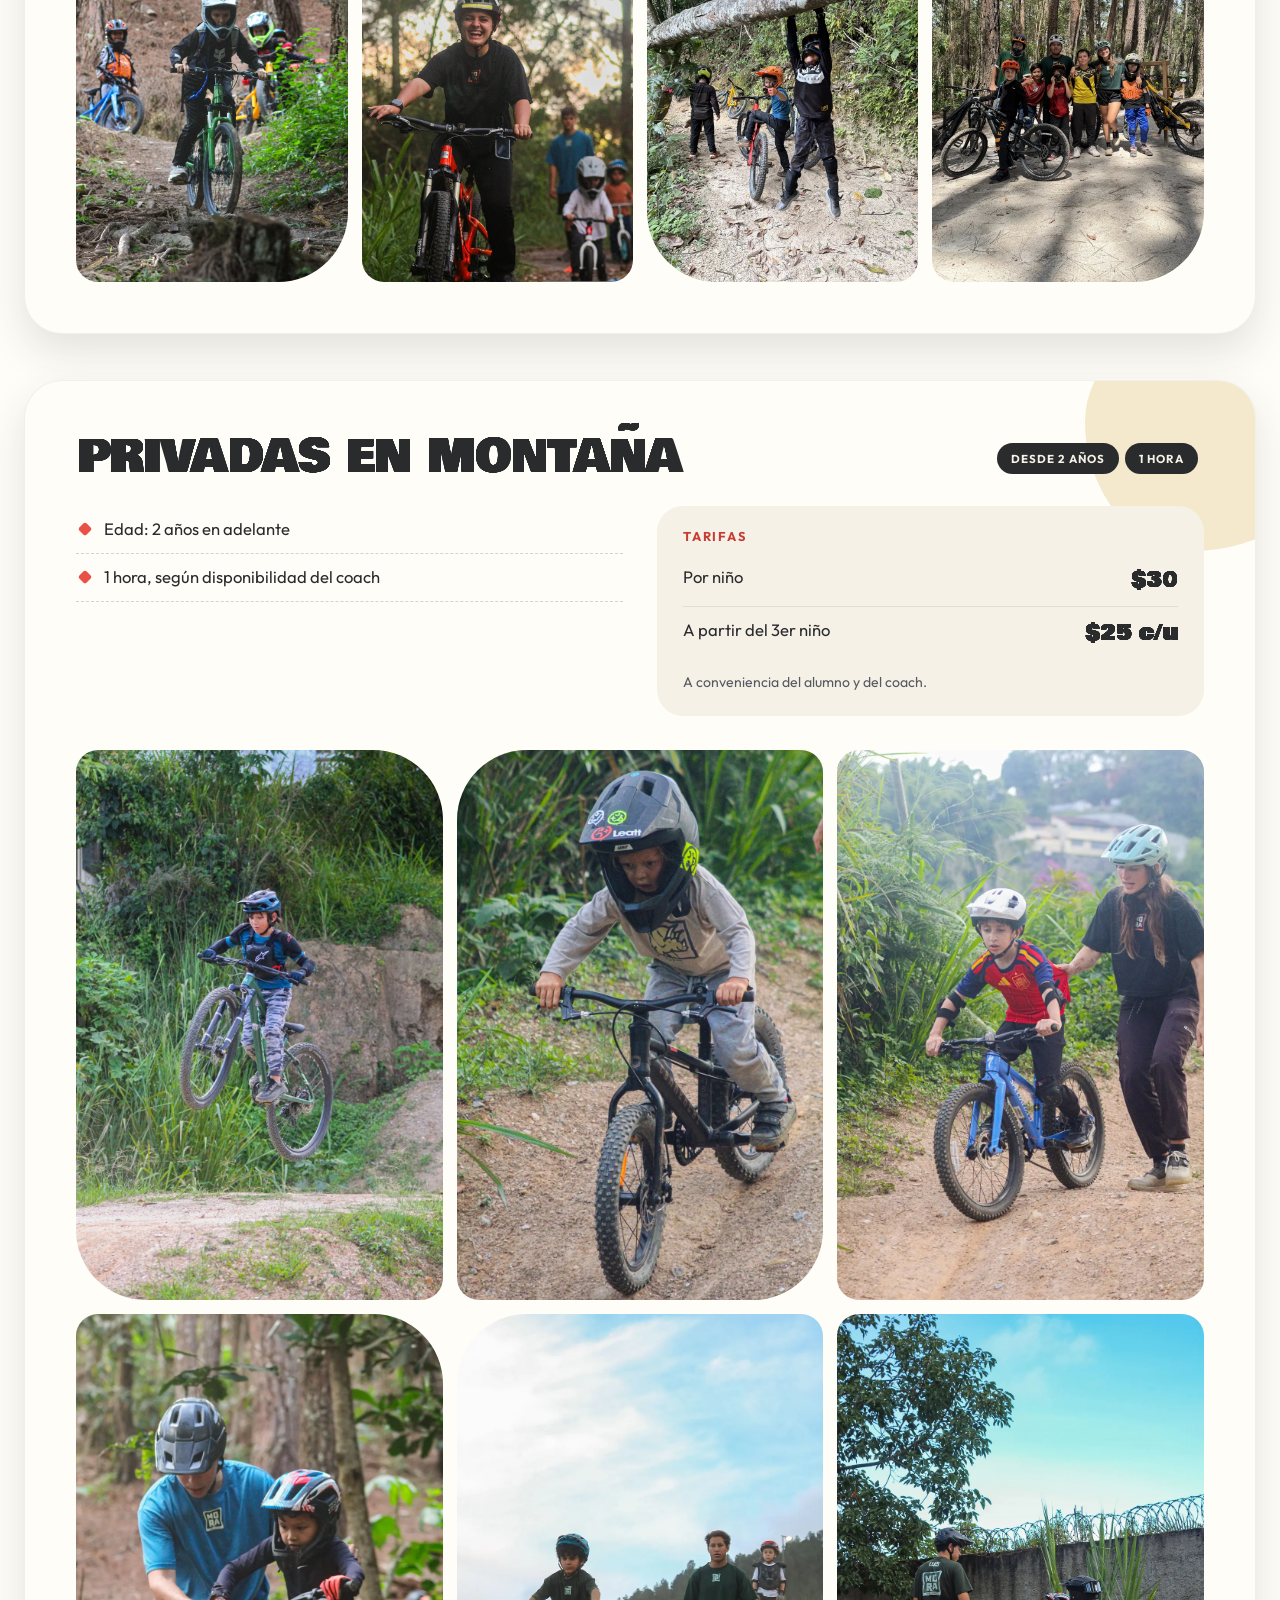
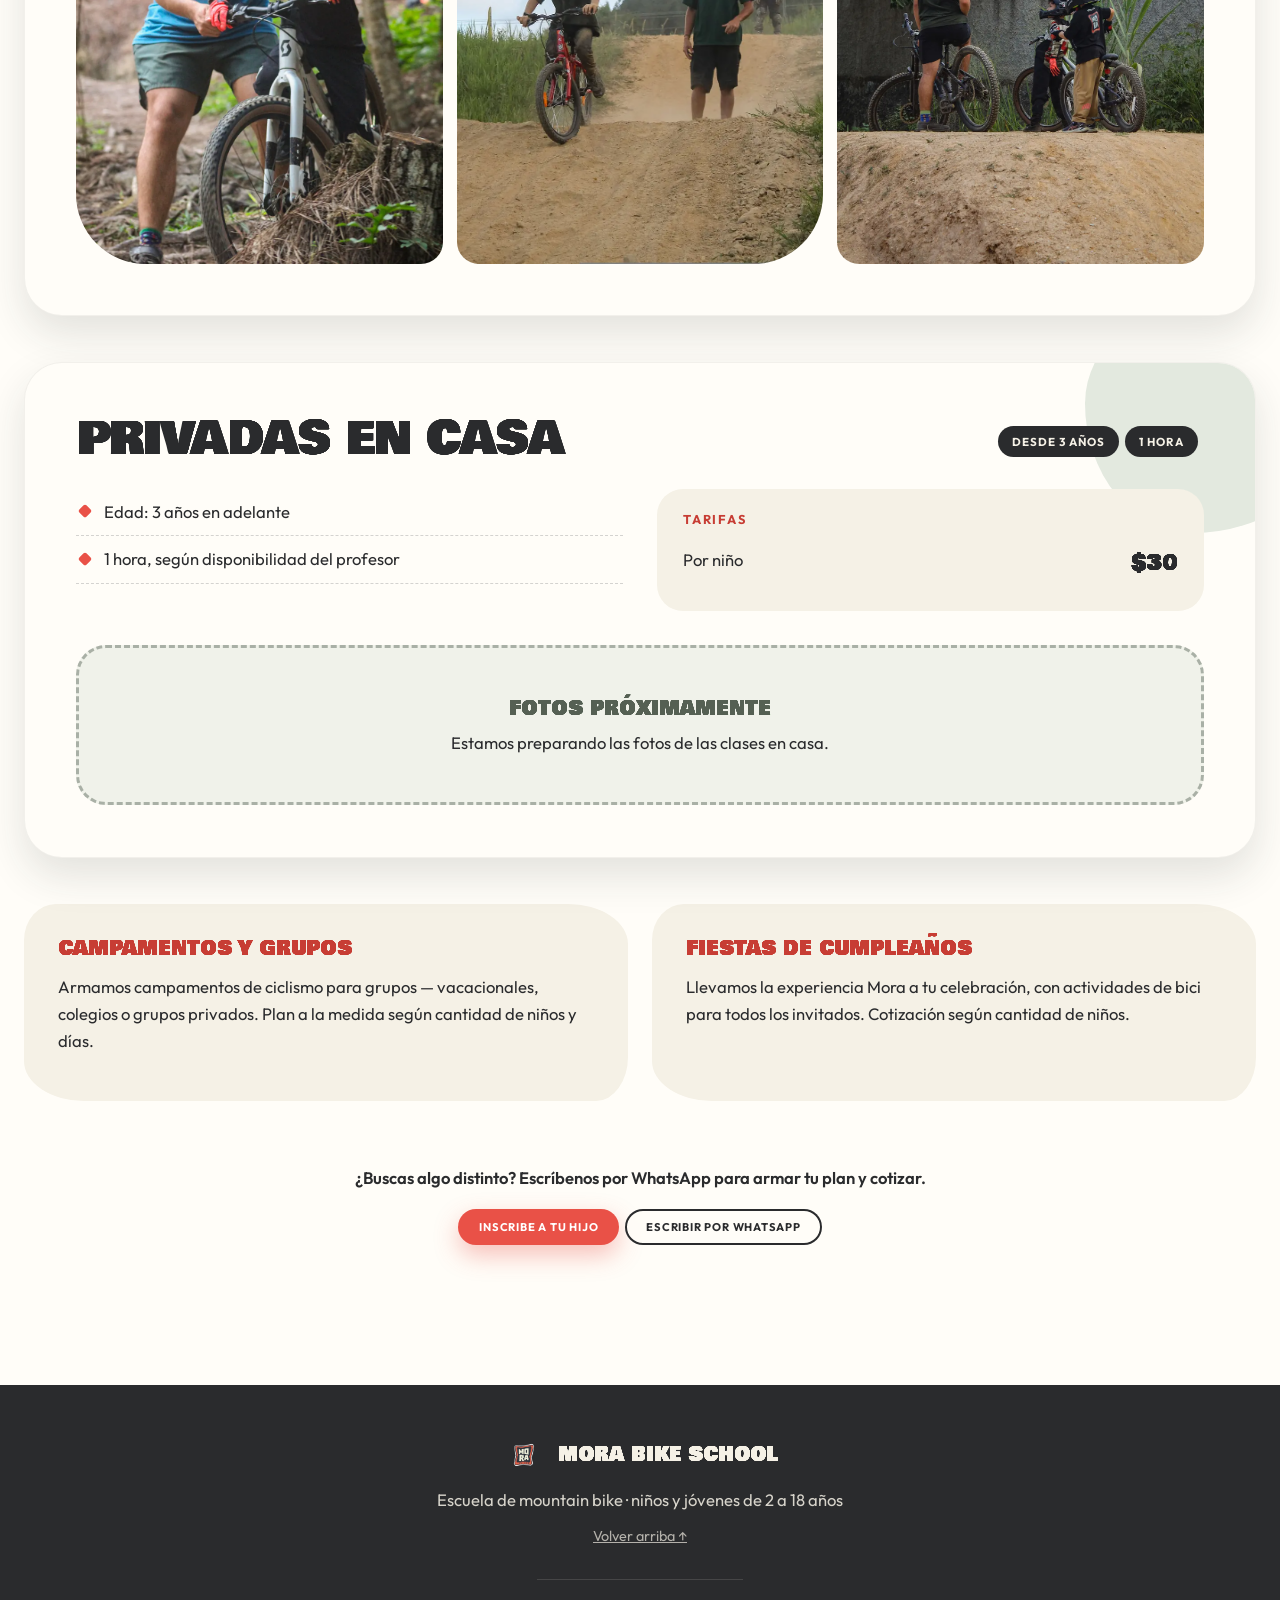
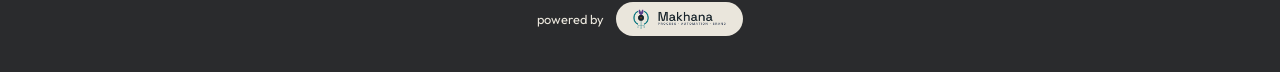
<file: clases.html>
<!doctype html>
<html lang="es">
<head>
<meta charset="utf-8">
<meta name="viewport" content="width=device-width, initial-scale=1">
<title>Clases — Mora Bike School</title>
<meta name="description" content="Mora Bike School: escuela de mountain bike para niños y jóvenes de 2 a 18 años en Caracas, Venezuela.">
<link rel="icon" href="images/mora-logo.png">
<link rel="preconnect" href="https://fonts.googleapis.com"><link rel="preconnect" href="https://fonts.gstatic.com" crossorigin>
<link href="https://fonts.googleapis.com/css2?family=Kaushan+Script&family=Outfit:wght@400;500;600;700&family=Bowlby+One&display=swap" rel="stylesheet">
<link rel="stylesheet" href="styles-v8.css?v=20261105">
</head>
<body id="top"><header class="nav">
  <div class="wrap nav__in">
    <a class="nav__brand" href="index.html"><img src="images/mora-logo.png" alt="" width="46" height="46"><span>Mora Bike<br>School</span></a>
    <input class="nav__toggle sr" type="checkbox" id="nt" aria-label="Abrir menú"><label class="nav__burger" for="nt" aria-hidden="true"><span></span></label>
    <nav class="nav__links" aria-label="Principal">
      <a href="index.html#nosotros">Nosotros</a>
      <a href="index.html#coaches">Coaches</a>
      <a href="clases.html">Clases</a>
      <a href="index.html#parques">Parques y Pistas</a>
      <a href="index.html#normas">Normas</a>
      <a href="index.html#inscribete" class="nav__cta">Inscribe a tu hijo</a>
    </nav>
  </div>
</header>
<main>
<section class="page-hero sec" id="clases-top" aria-label="Clases">
  <img src="images/home/clases-banda.webp" alt="">
  <span class="clases-teaser__tint"></span><span class="clases-teaser__tint2"></span>
  <div class="wrap page-hero__in">
    <a class="back" href="index.html">← Volver al inicio</a>
    <h1>Clases</h1>
    <p>Grupales y privadas, en montaña o en casa.</p>
  </div>
  <svg class="wave wave--bottom" viewBox="0 0 1440 90" preserveAspectRatio="none" style="color:#FFFDF8" aria-hidden="true"><path d="M0 0H1440V44C1260 94 1090 4 900 38S560 90 360 46 100 8 0 52Z"/></svg>
</section>

<section class="page-body sec" aria-label="Tipos de clase">
  <img class="ring ring--tr" src="images/deco/ring-coral.svg" alt="" aria-hidden="true">
  <div class="wrap">
    <article class="tipo tipo--grupal" id="grupales">
      <div class="tipo__head"><h2>Grupales en montaña</h2><div><span class="tag">3 a 12 años</span><span class="tag">Lunes y martes · 4:30–6:30 pm</span></div></div>
      <div class="tipo__cols">
        <ul class="facts"><li>Edad: 3 a 12 años</li><li>Lunes y martes, 4:30–6:30 pm</li><li>Los parques rotan cada semana</li></ul>
        <div class="precios"><h3>Tarifas</h3>
          <div class="precio"><span>Inscripción</span><b>$20</b></div><div class="precio"><span>Mensualidad · 4 clases</span><b>$100</b></div><div class="precio"><span>Mensualidad · 8 clases</span><b>$180</b></div>
          <p class="nota">La ubicación del día y la asistencia se confirman por WhatsApp.</p></div>
      </div>
      <div class="gal "><a class="lbx" href="images/clases/montana_sesion_grupal.webp"><img src="images/clases/montana_sesion_grupal.webp" alt="Niños en su sesión grupal, rodando por un sendero del bosque" loading="lazy"></a><a class="lbx" href="images/clases/montana_sesion_grupal3.webp"><img src="images/clases/montana_sesion_grupal3.webp" alt="Un grupo de niños con cascos de colores bajando por el camino" loading="lazy"></a><a class="lbx" href="images/clases/montana_sesion_grupal2.webp"><img src="images/clases/montana_sesion_grupal2.webp" alt="Un coach sonriendo junto a un grupo de niños con sus bicis" loading="lazy"></a><a class="lbx" href="images/clases/simonmorabike-25.webp"><img src="images/clases/simonmorabike-25.webp" alt="Niños rodando juntos hacia la cámara en un sendero" loading="lazy"></a><a class="lbx" href="images/clases/simonmorabike-5.webp"><img src="images/clases/simonmorabike-5.webp" alt="Niños bajando por un sendero entre los árboles" loading="lazy"></a><a class="lbx" href="images/clases/simonmorabike-19.webp"><img src="images/clases/simonmorabike-19.webp" alt="Un coach y niños con sus bicis al atardecer" loading="lazy"></a><a class="lbx" href="images/clases/tronco_ninos.webp"><img src="images/clases/tronco_ninos.webp" alt="Niños colgados de un tronco caído en medio del bosque" loading="lazy"></a><a class="lbx" href="images/clases/mbs_partidor.webp"><img src="images/clases/mbs_partidor.webp" alt="Niños y coaches con sus bicis en el partidor" loading="lazy"></a></div>
    </article>

    <article class="tipo tipo--privada" id="privadas-montana">
      <div class="tipo__head"><h2>Privadas en montaña</h2><div><span class="tag">Desde 2 años</span><span class="tag">1 hora</span></div></div>
      <div class="tipo__cols">
        <ul class="facts"><li>Edad: 2 años en adelante</li><li>1 hora, según disponibilidad del coach</li></ul>
        <div class="precios"><h3>Tarifas</h3>
          <div class="precio"><span>Por niño</span><b>$30</b></div><div class="precio"><span>A partir del 3er niño</span><b>$25 c/u</b></div>
          <p class="nota">A conveniencia del alumno y del coach.</p></div>
      </div>
      <div class="gal gal--3"><a class="lbx" href="images/clases/montana_sesion_privada.webp"><img src="images/clases/montana_sesion_privada.webp" alt="Un niño saltando con su bici en una clase privada" loading="lazy"></a><a class="lbx" href="images/clases/montana_sesion_privada2.webp"><img src="images/clases/montana_sesion_privada2.webp" alt="Un niño con casco rodando concentrado en su sesión privada" loading="lazy"></a><a class="lbx" href="images/clases/montana_sesion_privada3.webp"><img src="images/clases/montana_sesion_privada3.webp" alt="Una coach acompañando a una niña en su bici azul" loading="lazy"></a><a class="lbx" href="images/clases/simonmorabike-35.webp"><img src="images/clases/simonmorabike-35.webp" alt="Un coach guiando a un niño sobre su bici en el bosque" loading="lazy"></a><a class="lbx" href="images/clases/moraclases-34.webp"><img src="images/clases/moraclases-34.webp" alt="Un niño y su coach en la pista de tierra" loading="lazy"></a><a class="lbx" href="images/clases/moraclases-37.webp"><img src="images/clases/moraclases-37.webp" alt="Un coach y un niño con sus bicis junto a un muro" loading="lazy"></a></div>
    </article>

    <article class="tipo tipo--casa" id="privadas-casa">
      <div class="tipo__head"><h2>Privadas en casa</h2><div><span class="tag">Desde 3 años</span><span class="tag">1 hora</span></div></div>
      <div class="tipo__cols">
        <ul class="facts"><li>Edad: 3 años en adelante</li><li>1 hora, según disponibilidad del profesor</li></ul>
        <div class="precios"><h3>Tarifas</h3>
          <div class="precio"><span>Por niño</span><b>$30</b></div>
          </div>
      </div>
      <div class="gal"><div class="gal__soon"><b>Fotos próximamente</b>Estamos preparando las fotos de las clases en casa.</div></div>
    </article>

    <div class="extras">
      <div class="extra"><h3>Campamentos y grupos</h3><p>Armamos campamentos de ciclismo para grupos — vacacionales, colegios o grupos privados. Plan a la medida según cantidad de niños y días.</p></div>
      <div class="extra"><h3>Fiestas de cumpleaños</h3><p>Llevamos la experiencia Mora a tu celebración, con actividades de bici para todos los invitados. Cotización según cantidad de niños.</p></div>
    </div>
    <div class="cta-final"><p>¿Buscas algo distinto? Escríbenos por WhatsApp para armar tu plan y cotizar.</p>
      <a class="btn btn--coral" href="https://forms.gle/LzUUa29kGFEzpkx97" target="_blank" rel="noopener">Inscribe a tu hijo</a>&nbsp;
      <a class="btn btn--ghost" href="https://wa.me/584125712176" target="_blank" rel="noopener">Escribir por WhatsApp</a></div>
  </div>
</section>
</main><footer class="footer">
  <div class="footer__brand"><img src="images/mora-logo.png" alt="Mora Bike School"><span>Mora Bike School</span></div>
  <p>Escuela de mountain bike · niños y jóvenes de 2 a 18 años</p>
  <p><a class="footer__top" href="#top">Volver arriba ↑</a></p>
  <div class="powered"><span>powered by</span><img src="images/makhana-logo.png" alt="Makhana"></div>
</footer><div class="lb" id="lb" role="dialog" aria-label="Foto ampliada" aria-hidden="true"><img alt=""></div>
<script>
(function(){
  var secs=[].slice.call(document.querySelectorAll('.sec'));
  if('IntersectionObserver' in window){ var io=new IntersectionObserver(function(es){ es.forEach(function(e){ if(e.isIntersecting){ e.target.classList.add('seen'); } }); },{threshold:.12}); secs.forEach(function(s){ io.observe(s); }); }
  else { secs.forEach(function(s){ s.classList.add('seen'); }); }
  [].slice.call(document.querySelectorAll('.ribbon__track')).forEach(function(t){ var kids=[].slice.call(t.children); kids.forEach(function(k){ var c=k.cloneNode(true); c.alt=''; c.setAttribute('aria-hidden','true'); t.appendChild(c); }); t.parentNode.classList.add('on'); });
  var lb=document.getElementById('lb'), lbi=lb.querySelector('img');
  document.addEventListener('click',function(e){ var a=e.target.closest&&e.target.closest('a.lbx'); if(a){ e.preventDefault(); var im=a.querySelector('img'); lbi.src=(im&&(im.currentSrc||im.src))||a.getAttribute('href'); lbi.alt=(im&&im.alt)||''; lb.classList.add('on'); lb.setAttribute('aria-hidden','false'); } else if(lb.classList.contains('on')){ lb.classList.remove('on'); lb.setAttribute('aria-hidden','true'); } });
  document.addEventListener('keydown',function(e){ if(e.key==='Escape'){ lb.classList.remove('on'); } });
})();
</script></body></html>
</file>
<file: styles-v8.css>
/* =========================================================
   MORA BIKE SCHOOL · versión 8
   Moderno, limpio y luminoso, con toques psicodélicos del logo:
   formas onduladas, anillos concéntricos y colores de la paleta.
   Fotos en su formato original, con transparencias suaves.
   ========================================================= */
:root{
  --coral:#E95147; --coral-d:#C73D34; --navy:#3C3D3F; --ink:#2A2B2D; --cream:#F5F1E6; --paper:#FFFDF8;
  --gold:#B18B38; --olive:#556053;
  --coral-s:#FCE4E0; --gold-s:#F4E9CC; --olive-s:#E3E9DF;
  --display:"Unbounded","Outfit",system-ui,sans-serif; --body:"Outfit",system-ui,-apple-system,sans-serif; --script:"Kaushan Script","Brush Script MT",cursive;
  --blob:58% 42% 55% 45% / 46% 58% 42% 54%; --blob2:44% 56% 46% 54% / 56% 44% 58% 42%;
  --shadow:0 18px 40px rgba(42,43,45,.13);
}
*,*::before,*::after{ box-sizing:border-box; }
html{ scroll-behavior:smooth; scroll-padding-top:84px; }
body{ margin:0; font:400 1.04rem/1.62 var(--body); color:var(--ink); background:var(--paper); -webkit-font-smoothing:antialiased; }
img{ display:block; max-width:100%; height:auto; }
a{ color:inherit; }
h1,h2,h3,h4{ margin:0; font-family:var(--display); color:var(--ink); }
p{ margin:0 0 1rem; }
.wrap{ width:min(1240px,100% - 48px); margin-inline:auto; }
.sr{ position:absolute; width:1px; height:1px; overflow:hidden; clip:rect(0 0 0 0); white-space:nowrap; }
.sec{ position:relative; isolation:isolate; overflow:hidden; }
.sec > .wrap{ position:relative; z-index:2; }

/* ---------- títulos ---------- */
.eyebrow{ font:700 .72rem var(--display); letter-spacing:.16em; text-transform:uppercase; color:var(--coral-d); margin-bottom:12px; }
.title{ font-weight:800; font-size:clamp(1.9rem,4.2vw,3.1rem); line-height:1.04; letter-spacing:-.025em; text-transform:uppercase; }
.title::after{ content:""; display:block; width:min(190px,60%); height:14px; margin-top:12px; background:url("data:image/svg+xml,%3Csvg xmlns='http://www.w3.org/2000/svg' viewBox='0 0 190 14' fill='none' stroke='%23E95147' stroke-width='4' stroke-linecap='round'%3E%3Cpath d='M3 8c10-10 18 8 28 0s18-8 28 0 18 8 28 0 18-8 28 0 18 8 28 0 18-8 28 0 8 3 12 0'/%3E%3C/svg%3E") left/contain no-repeat; }
.title--center{ text-align:center; } .title--center::after{ margin-inline:auto; }
.title--light{ color:var(--cream); } .title--light::after{ filter:brightness(1.6); }

/* ---------- botones ---------- */
.btn{ display:inline-flex; align-items:center; gap:.5em; font:700 .76rem var(--display); letter-spacing:.04em; text-transform:uppercase; text-decoration:none; padding:16px 28px; border-radius:999px; border:0; cursor:pointer; transition:transform .18s ease, box-shadow .18s ease, background .18s ease; }
.btn:hover{ transform:translateY(-3px); }
.btn--coral{ background:var(--coral); color:#fff; box-shadow:0 10px 24px rgba(233,81,71,.35); } .btn--coral:hover{ background:var(--coral-d); }
.btn--cream{ background:var(--cream); color:var(--ink); box-shadow:0 10px 24px rgba(0,0,0,.18); }
.btn--ghost{ background:rgba(255,253,248,.78); color:var(--ink); -webkit-backdrop-filter:blur(6px); backdrop-filter:blur(6px); box-shadow:inset 0 0 0 2px var(--ink); }
.btn--ghost:hover{ background:var(--ink); color:var(--cream); }

/* ---------- navegación ---------- */
.nav{ position:sticky; top:0; z-index:60; background:rgba(255,253,248,.9); -webkit-backdrop-filter:blur(12px); backdrop-filter:blur(12px); box-shadow:0 1px 0 rgba(42,43,45,.08); }
.nav__in{ display:flex; align-items:center; justify-content:space-between; gap:20px; min-height:76px; }
.nav__brand{ display:flex; align-items:center; gap:12px; text-decoration:none; }
.nav__brand img{ width:46px; height:46px; }
.nav__brand span{ font:800 .8rem/1.15 var(--display); text-transform:uppercase; letter-spacing:.02em; }
.nav__links{ display:flex; align-items:center; gap:26px; }
.nav__links a{ font:700 .68rem var(--display); text-transform:uppercase; letter-spacing:.07em; text-decoration:none; padding:6px 0; position:relative; }
.nav__links a:not(.nav__cta)::after{ content:""; position:absolute; left:0; right:0; bottom:0; height:3px; border-radius:3px; background:var(--coral); transform:scaleX(0); transform-origin:left; transition:transform .2s ease; }
.nav__links a:not(.nav__cta):hover::after{ transform:scaleX(1); }
.nav__cta{ background:var(--coral); color:#fff; padding:12px 20px !important; border-radius:999px; box-shadow:0 8px 18px rgba(233,81,71,.3); }
.nav__toggle, .nav__burger{ display:none; }

/* ---------- ondas psicodélicas entre secciones ---------- */
.wave{ position:absolute; left:0; width:100%; margin-top:-1px; height:clamp(38px,6vw,86px); z-index:1; pointer-events:none; display:block; }
.wave--top{ top:-2px; } .wave--bottom{ bottom:-2px; transform:scaleY(-1); }
.wave path{ fill:currentColor; stroke:currentColor; stroke-width:2; }

/* ---------- anillos concéntricos (decoración) ---------- */
.ring{ position:absolute; z-index:0; width:min(520px,70vw); height:auto; pointer-events:none; opacity:.55; }
.ring--tr{ top:-90px; right:-140px; } .ring--bl{ bottom:-120px; left:-160px; } .ring--tl{ top:-100px; left:-160px; } .ring--br{ bottom:-110px; right:-150px; }
.deco-track{ position:absolute; z-index:1; width:min(88vw,900px); height:auto; pointer-events:none; color:var(--ink); opacity:0; clip-path:inset(0 100% 0 0); transition:clip-path 3.6s cubic-bezier(.3,.6,.2,1), opacity 1.6s ease; }
.sec.seen .deco-track{ opacity:.16; clip-path:inset(0 0 0 0); }

/* ---------- PORTADA ---------- */
.hero{ min-height:min(92vh,860px); display:grid; place-items:center; text-align:center; background:#cfe3ee; color:var(--ink); }
.hero__bg{ position:absolute; inset:0; width:100%; height:100%; object-fit:cover; object-position:50% 64%; z-index:-2; }
.hero__veil{ position:absolute; inset:0; z-index:-1; background:
  radial-gradient(62% 52% at 50% 36%, rgba(255,253,248,.80), rgba(255,253,248,.30) 62%, rgba(255,253,248,0) 100%),
  radial-gradient(60% 55% at 8% 92%, rgba(233,81,71,.30), transparent 70%),
  radial-gradient(55% 50% at 94% 8%, rgba(177,139,56,.30), transparent 70%),
  linear-gradient(180deg, rgba(255,253,248,.10) 0%, rgba(255,253,248,.06) 55%, rgba(255,253,248,.55) 100%); }
.hero__inner{ padding:92px 0 150px; max-width:1100px; }
.hero__kicker{ font:700 .72rem var(--display); letter-spacing:.2em; text-transform:uppercase; margin-bottom:26px; }
.hero__title{ position:relative; font-weight:900; font-size:clamp(3.3rem,10.5vw,9.4rem); line-height:.92; letter-spacing:-.04em; text-transform:uppercase; color:var(--ink); text-shadow:0 4px 30px rgba(255,253,248,.5); }
.hero__title .fun{ color:var(--coral); }
.hero__title .r4f{ display:block; font:400 clamp(2.8rem,8vw,6.8rem)/1 var(--script); letter-spacing:0; text-transform:none; color:var(--coral); margin:-.52em auto 0; transform:rotate(-5deg); position:relative; z-index:2; -webkit-text-stroke:2.5px var(--coral); paint-order:stroke fill; text-shadow:0 4px 0 #fff, 0 0 30px rgba(255,253,248,.95); }
.hero__lead{ max-width:640px; margin:22px auto 30px; font-size:1.14rem; font-weight:500; }
.hero__cta{ display:flex; flex-wrap:wrap; gap:14px; justify-content:center; }
.hero .deco-track{ left:-4%; bottom:9%; transform:rotate(-4deg); }

/* ---------- SOBRE NOSOTROS ---------- */
.nosotros{ background:var(--paper); padding:96px 0 80px; }
.nosotros__grid{ display:grid; grid-template-columns:minmax(0,.9fr) minmax(0,1.1fr); gap:clamp(36px,6vw,90px); align-items:center; }
.nosotros__photo{ position:relative; }
.nosotros__photo::before{ content:""; position:absolute; inset:-5% -6% -4% -4%; background:var(--coral-s); border-radius:var(--blob2); z-index:0; transform:rotate(-4deg); }
.nosotros__photo img{ position:relative; z-index:1; width:100%; aspect-ratio:4/5; object-fit:cover; object-position:50% 24%; border-radius:var(--blob); box-shadow:var(--shadow); }
.nosotros__text p{ font-size:1.08rem; }
.firma{ margin-top:26px; } .firma__linea{ width:60px; height:5px; border-radius:5px; background:var(--coral); margin-bottom:12px; }
.firma__nombre{ font:800 .95rem var(--display); text-transform:uppercase; } .firma__cargo{ color:#5A5D66; }
.nosotros .ribbon{ margin-top:78px; }
.nosotros .ring--tr{ opacity:.35; }

/* ---------- cinta de fotos en movimiento ---------- */
.ribbon{ overflow:hidden; padding:6px 0 18px; -webkit-mask-image:linear-gradient(90deg,transparent,#000 7%,#000 93%,transparent); mask-image:linear-gradient(90deg,transparent,#000 7%,#000 93%,transparent); }
.ribbon__track{ display:flex; gap:18px; width:max-content; }
.ribbon.on .ribbon__track{ animation:ribbon 80s linear infinite; }
.ribbon.on:hover .ribbon__track{ animation-play-state:paused; }
.ribbon img{ height:clamp(230px,26vw,340px); aspect-ratio:3/4; width:auto; object-fit:cover; border-radius:28px; box-shadow:0 12px 26px rgba(42,43,45,.16); opacity:.97; }
.ribbon img:nth-child(3n+1){ border-radius:30px 110px 30px 110px / 30px 90px 30px 90px; }
.ribbon img:nth-child(3n+2){ border-radius:110px 30px 110px 30px / 90px 30px 90px 30px; }
@keyframes ribbon{ to{ transform:translateX(calc(-50% - 9px)); } }

/* ---------- COACHES ---------- */
.coaches{ background:var(--cream); padding:130px 0 110px; }
.coaches .title{ margin-bottom:12px; } .coaches__sub{ text-align:center; font-size:1.08rem; margin-bottom:54px; color:#4A4D55; }
.coaches__grid{ display:grid; grid-template-columns:repeat(4,minmax(0,1fr)); gap:26px; }
.coach{ background:var(--paper); border-radius:30px; padding:14px 14px 22px; box-shadow:0 12px 30px rgba(42,43,45,.09); display:flex; flex-direction:column; }
.coach__photo{ aspect-ratio:1/1; border-radius:22px; overflow:hidden; background:var(--olive-s); position:relative; }
.coach__photo img{ width:100%; height:100%; object-fit:cover; }
.coach__initial{ position:absolute; inset:0; display:grid; place-items:center; font:900 5.4rem var(--display); color:var(--olive); opacity:.35; }
.coach__name{ font:800 .95rem var(--display); text-transform:uppercase; letter-spacing:.01em; margin:18px 8px 8px; color:var(--coral-d); }
.coach p{ margin:0 8px; font-size:.95rem; line-height:1.55; }
.coaches .ring--bl{ opacity:.4; }

/* ---------- CLASES (portada): una foto, el título y un enlace ---------- */
.clases-teaser{ display:block; position:relative; isolation:isolate; overflow:hidden; text-decoration:none; color:var(--cream); min-height:clamp(430px,50vw,640px); display:grid; place-items:center; text-align:center; background:var(--olive); }
.clases-teaser img{ position:absolute; inset:0; width:100%; height:100%; object-fit:cover; z-index:-3; transition:transform 1.2s ease; }
.clases-teaser:hover img{ transform:scale(1.045); }
.clases-teaser__tint{ position:absolute; inset:0; z-index:-2; background:linear-gradient(180deg, rgba(85,96,83,.58), rgba(85,96,83,.42) 50%, rgba(60,61,63,.58)); mix-blend-mode:multiply; }
.clases-teaser__tint2{ position:absolute; inset:0; z-index:-1; background:radial-gradient(55% 60% at 80% 20%, rgba(233,81,71,.38), transparent 70%), radial-gradient(50% 55% at 10% 90%, rgba(177,139,56,.38), transparent 70%); }
.clases-teaser__in{ padding:70px 24px 150px; }
.clases-teaser__eyebrow{ font:700 .72rem var(--display); letter-spacing:.2em; text-transform:uppercase; margin-bottom:18px; }
.clases-teaser__title{ font:900 clamp(3.4rem,11vw,9rem)/.9 var(--display); letter-spacing:-.04em; text-transform:uppercase; text-shadow:0 6px 40px rgba(0,0,0,.28); margin-bottom:30px; }
.clases-teaser .btn{ pointer-events:none; }
.clases-teaser:hover .btn{ transform:translateY(-3px); }
.clases-teaser:focus-visible{ outline:4px solid var(--coral); outline-offset:-8px; }

/* ---------- PARQUES Y PISTAS ---------- */
.parques{ background:var(--paper); padding:112px 0 84px; }
.ruta-map{ position:relative; container-type:inline-size; width:min(880px,100%); margin:46px auto 62px; }
.ruta-map > img{ width:100%; }
.pin-label{ position:absolute; left:calc(var(--x)*1%); top:calc(var(--y)*1%); transform:translate(var(--tx,0), var(--ty,0)) rotate(var(--r,0deg)); background:#fff; color:var(--ink); border-radius:999px; padding:.4em 1em .46em; white-space:nowrap; font:500 clamp(.6rem,2.2cqw,1rem)/1.15 var(--body); box-shadow:0 8px 18px rgba(42,43,45,.18); }
.pin-label b{ display:block; font:700 .9em var(--display); text-transform:uppercase; letter-spacing:-.01em; } .pin-label small{ display:block; opacity:.7; font-size:.84em; }
.pin-label--1{ --x:1; --y:66; --ty:-100%; --r:-2deg; } .pin-label--2{ --x:45.8; --y:81.5; --ty:-50%; --r:1.5deg; }
.pin-label--3{ --x:69.8; --y:37.2; --tx:-50%; --ty:-100%; --r:-1.5deg; } .pin-label--4{ --x:87; --y:9.7; --tx:-100%; --ty:-50%; --r:2deg; }
.parques .ring--tl{ opacity:.35; }

/* ---------- NORMAS ---------- */
.normas{ background:var(--coral-s); padding:128px 0 100px; }
.normas__grid{ display:grid; grid-template-columns:minmax(0,.85fr) minmax(0,1.15fr); gap:clamp(36px,6vw,84px); align-items:center; }
.photo-blob{ position:relative; }
.photo-blob::before{ content:""; position:absolute; inset:-5% -5% -4% -4%; background:var(--gold-s); border-radius:var(--blob2); z-index:0; transform:rotate(3deg); }
.photo-blob img{ position:relative; z-index:1; width:100%; aspect-ratio:4/5; object-fit:cover; border-radius:var(--blob); box-shadow:var(--shadow); }
.normas__card{ background:var(--paper); border-radius:34px; padding:clamp(28px,4vw,46px); box-shadow:var(--shadow); }
.normas__card ul{ list-style:none; margin:26px 0 0; padding:0; }
.normas__card li{ position:relative; padding:0 0 14px 34px; }
.normas__card li::before{ content:""; position:absolute; left:2px; top:.5em; width:13px; height:13px; background:var(--coral); transform:rotate(45deg); border-radius:3px; }
.normas .ring--br{ opacity:.45; }

/* ---------- INSCRIPCIÓN ---------- */
.inscribete{ background:var(--cream); padding:128px 0 100px; }
.inscribete__grid{ display:grid; grid-template-columns:minmax(0,1.1fr) minmax(0,.9fr); gap:clamp(36px,6vw,84px); align-items:center; }
.slogan{ font:900 clamp(1.7rem,3.8vw,3rem)/1.04 var(--display); letter-spacing:-.03em; text-transform:uppercase; margin-bottom:10px; }
.slogan span{ display:block; } .slogan .hl{ color:var(--coral); }
.inscribete h2.sub{ font:600 1.02rem var(--display); margin:18px 0 26px; }
.pasos{ list-style:none; margin:0 0 32px; padding:0; counter-reset:p; }
.pasos li{ counter-increment:p; position:relative; padding:0 0 18px 58px; }
.pasos li::before{ content:counter(p); position:absolute; left:0; top:-2px; width:42px; height:42px; border-radius:50%; background:var(--coral); color:#fff; font:800 .95rem/42px var(--display); text-align:center; }
.pasos b{ display:block; font-weight:600; }
.inscribete .ring--tr{ opacity:.4; }
.inscribete .deco-track{ left:-4%; bottom:4%; transform:rotate(3deg); }

/* ---------- REPORTA TU PAGO ---------- */
.reporta{ background:var(--olive); color:var(--cream); text-align:center; padding:104px 0 86px; }
.reporta__logo{ width:52px; margin:0 auto 18px; }
.reporta h2{ color:var(--cream); font-weight:800; font-size:clamp(1.6rem,3.4vw,2.6rem); text-transform:uppercase; letter-spacing:-.02em; margin-bottom:14px; }
.reporta p{ max-width:560px; margin:0 auto 28px; }
.reporta .ring--tl{ opacity:.25; }

/* ---------- CONTACTO Y PIE ---------- */
.contacto{ position:relative; background:var(--cream); padding:70px 0 54px; }
.contacto ul{ list-style:none; display:flex; flex-wrap:wrap; justify-content:center; gap:14px 38px; margin:0; padding:0; }
.contacto a{ display:flex; align-items:center; gap:10px; text-decoration:none; font-weight:600; }
.contacto svg{ stroke:var(--ink); } .contacto a:hover{ color:var(--coral-d); }
.footer{ background:var(--ink); color:var(--cream); text-align:center; padding:48px 24px 36px; }
.footer__brand{ display:inline-flex; align-items:center; gap:12px; margin-bottom:10px; } .footer__brand img{ width:44px; }
.footer__brand span{ font:800 1rem var(--display); text-transform:uppercase; }
.footer p{ margin:0 0 8px; opacity:.85; } .footer__top{ font-size:.9rem; opacity:.8; }
.powered{ margin-top:22px; padding-top:22px; border-top:1px solid rgba(245,241,230,.14); display:inline-flex; align-items:center; gap:12px; font-size:.8rem; opacity:.95; }
.powered img{ height:34px; width:auto; background:var(--cream); padding:6px 16px; border-radius:30px; }

/* ================= PÁGINA DE CLASES ================= */
.page-hero{ position:relative; isolation:isolate; overflow:hidden; text-align:center; color:var(--cream); min-height:clamp(340px,38vw,470px); display:grid; place-items:center; background:var(--olive); }
.page-hero img{ position:absolute; inset:0; width:100%; height:100%; object-fit:cover; object-position:50% 55%; z-index:-3; }
.page-hero .clases-teaser__tint{ z-index:-2; } .page-hero .clases-teaser__tint2{ z-index:-1; }
.page-hero__in{ padding:80px 24px 110px; }
.page-hero h1{ font:900 clamp(3rem,9vw,7rem)/.92 var(--display); letter-spacing:-.04em; text-transform:uppercase; text-shadow:0 6px 40px rgba(0,0,0,.28); }
.page-hero p{ max-width:560px; margin:16px auto 0; font-size:1.12rem; font-weight:500; }
.back{ display:inline-flex; align-items:center; gap:8px; font:700 .68rem var(--display); letter-spacing:.08em; text-transform:uppercase; text-decoration:none; margin-bottom:20px; color:var(--cream); opacity:.95; }
.page-body{ background:var(--paper); padding:84px 0 40px; position:relative; }
.tipo{ background:var(--paper); border-radius:38px; box-shadow:var(--shadow); padding:clamp(26px,4vw,52px); margin-bottom:46px; position:relative; overflow:hidden; border:1px solid rgba(42,43,45,.06); }
.tipo::before{ content:""; position:absolute; top:-70px; right:-70px; width:240px; height:240px; border-radius:var(--blob); background:var(--tint,var(--coral-s)); z-index:0; }
.tipo > *{ position:relative; z-index:1; }
.tipo--grupal{ --tint:var(--coral-s); } .tipo--privada{ --tint:var(--gold-s); } .tipo--casa{ --tint:var(--olive-s); }
.tipo__head{ display:flex; flex-wrap:wrap; align-items:flex-end; justify-content:space-between; gap:12px 24px; margin-bottom:26px; }
.tipo__head h2{ font-weight:800; font-size:clamp(1.5rem,3.2vw,2.3rem); text-transform:uppercase; letter-spacing:-.02em; line-height:1.05; }
.tag{ display:inline-block; font:700 .66rem var(--display); letter-spacing:.1em; text-transform:uppercase; background:var(--ink); color:var(--cream); padding:8px 14px; border-radius:999px; margin:0 6px 6px 0; }
.tipo__cols{ display:grid; grid-template-columns:minmax(0,1fr) minmax(0,1fr); gap:34px; margin-bottom:34px; }
.facts{ list-style:none; margin:0; padding:0; } .facts li{ padding:10px 0 10px 28px; border-bottom:1px dashed rgba(42,43,45,.2); position:relative; }
.facts li::before{ content:""; position:absolute; left:4px; top:1.05em; width:10px; height:10px; background:var(--coral); transform:rotate(45deg); border-radius:2px; }
.precios{ background:var(--cream); border-radius:26px; padding:22px 26px; }
.precios h3{ font:700 .72rem var(--display); letter-spacing:.14em; text-transform:uppercase; margin-bottom:10px; color:var(--coral-d); }
.precio{ display:flex; justify-content:space-between; gap:16px; padding:10px 0; border-bottom:1px solid rgba(42,43,45,.1); } .precio:last-of-type{ border-bottom:0; }
.precio b{ font:800 1.05rem var(--display); }
.nota{ font-size:.88rem; color:#555961; margin:12px 0 0; }
.gal{ display:grid; grid-template-columns:repeat(4,minmax(0,1fr)); gap:14px; }
.gal a{ display:block; border-radius:22px; overflow:hidden; background:var(--cream); aspect-ratio:2/3; cursor:zoom-in; }
.gal img{ width:100%; height:100%; object-fit:cover; transition:transform .5s ease; } .gal a:hover img{ transform:scale(1.06); }
.gal a:nth-child(3n+1){ border-radius:22px 70px 22px 70px; } .gal a:nth-child(3n+2){ border-radius:70px 22px 70px 22px; }
.gal--3{ grid-template-columns:repeat(3,minmax(0,1fr)); }
.gal__soon{ grid-column:1/-1; border:3px dashed rgba(85,96,83,.45); border-radius:30px; padding:46px 26px; text-align:center; background:rgba(227,233,223,.55); }
.gal__soon b{ display:block; font:800 1rem var(--display); text-transform:uppercase; margin-bottom:6px; color:var(--olive); }
.extras{ display:grid; grid-template-columns:1fr 1fr; gap:24px; margin:0 0 44px; }
.extra{ background:var(--cream); border-radius:32px 60px 32px 60px / 36px 40px 44px 40px; padding:30px 34px; }
.extra h3{ font:800 1rem var(--display); text-transform:uppercase; color:var(--coral-d); margin-bottom:10px; }
.cta-final{ text-align:center; padding:20px 0 100px; }
.cta-final p{ font-weight:600; margin-bottom:18px; }

/* ---------- visor de fotos ---------- */
.lb{ position:fixed; inset:0; z-index:100; background:rgba(42,43,45,.9); display:none; place-items:center; padding:24px; cursor:zoom-out; }
.lb.on{ display:grid; } .lb img{ max-height:92vh; max-width:94vw; width:auto; border-radius:20px; box-shadow:0 24px 80px rgba(0,0,0,.5); }

/* ---------- movimiento reducido ---------- */
@media (prefers-reduced-motion: reduce){ .ribbon.on .ribbon__track{ animation:none; } .ribbon{ overflow-x:auto; } .deco-track{ transition:none; clip-path:none; opacity:.14; } .clases-teaser img{ transition:none; } }

/* ---------- RESPONSIVE ---------- */
@media (max-width: 1000px){
  .coaches__grid{ grid-template-columns:repeat(3,minmax(0,1fr)); }
  .gal{ grid-template-columns:repeat(3,minmax(0,1fr)); }
}
@media (max-width: 900px){
  .nav__links{ position:absolute; top:100%; left:0; right:0; background:var(--paper); flex-direction:column; align-items:flex-start; gap:2px; padding:10px 24px 22px; box-shadow:0 18px 30px rgba(42,43,45,.14); display:none; }
  .nav__links a{ padding:12px 0; width:100%; } .nav__cta{ width:auto !important; margin-top:8px; }
  .nav__toggle:checked ~ .nav__links{ display:flex; }
  .nav__burger{ display:grid; place-items:center; width:46px; height:46px; border-radius:50%; background:var(--cream); cursor:pointer; }
  .nav__burger span, .nav__burger span::before, .nav__burger span::after{ display:block; width:20px; height:2.5px; background:var(--ink); border-radius:2px; position:relative; content:""; }
  .nav__burger span::before{ position:absolute; top:-6px; } .nav__burger span::after{ position:absolute; top:6px; }
  .nosotros__grid, .normas__grid, .inscribete__grid, .tipo__cols, .extras{ grid-template-columns:1fr; }
  .nosotros__photo{ max-width:420px; margin-inline:auto; } .photo-blob{ max-width:430px; margin-inline:auto; }
  .inscribete__photo{ order:2; }
  .coaches__grid{ grid-template-columns:repeat(2,minmax(0,1fr)); gap:16px; }
  .hero__inner{ padding:70px 0 130px; }
  .normas, .inscribete, .coaches{ padding-top:104px; }
}
@media (max-width: 560px){
  .coaches__grid{ grid-template-columns:1fr; } .gal, .gal--3{ grid-template-columns:repeat(2,minmax(0,1fr)); }
  .coach__initial{ font-size:4rem; } .btn{ padding:15px 22px; }
}

/* ajustes v8.1 */
.page-hero h1{ color:var(--cream); }
.hero__bg{ filter:brightness(1.12) saturate(1.18); }
.hero__title .r4f{ -webkit-text-stroke:4px var(--coral); }

@media (max-width:700px){ .hero__title .r4f{ margin-top:-.2em; } }

/* portada principal (foto vertical: los riders quedan en la parte baja) */
.hero__bg{ object-position:50% 46%; }
@media (max-width:900px){ .hero__bg{ object-position:50% 60%; } }

.hero{ min-height:min(100vh,940px); }
.hero__bg{ object-position:50% 34%; }
.hero__cta{ margin-top:34px; }
@media (max-width:900px){ .hero__bg{ object-position:50% 62%; } .hero__cta{ margin-top:26px; } }

@media (max-width:900px){
  .hero{ place-items:start center; min-height:max(780px,100svh); }
  .hero__inner{ padding:46px 0 0; }
  .hero__bg{ object-position:50% 74%; }
}

/* v8.2: logo en la portada y botones más pequeños */
.hero__logo{ position:absolute; z-index:3; top:clamp(14px,2.4vw,26px); left:50%; transform:translateX(-50%); width:clamp(96px,9.5vw,132px); height:auto; filter:drop-shadow(0 10px 22px rgba(0,0,0,.38)); pointer-events:none; }
.btn{ font-size:.64rem; padding:11px 21px; letter-spacing:.035em; }
.nav__cta{ padding:8px 15px !important; font-size:.6rem !important; }
@media (max-width:900px){ .hero__inner{ padding-top:128px; } .hero__logo{ width:100px; top:14px; } }
@media (max-width:560px){ .btn{ padding:10px 18px; } }

/* v8.3: logo de la portada arriba a la izquierda */
.hero__logo{ left:clamp(18px,4vw,64px); top:clamp(16px,2.4vw,28px); transform:none; width:clamp(86px,9vw,128px); }
@media (max-width:900px){ .hero__inner{ padding-top:112px; } .hero__logo{ width:84px; left:16px; top:14px; } }

@media (max-width:900px){ .hero__inner{ padding-top:126px; } }

/* v8.5: tipografía de títulos Bowlby One; Outfit para los textos y rótulos pequeños */
html{ font-synthesis:none; }
:root{ --display:"Bowlby One","Outfit",system-ui,sans-serif; }
.title, .hero__title, .clases-teaser__title, .page-hero h1, .slogan, .reporta h2, .tipo__head h2, .coach__name, .firma__nombre, .extra h3, .gal__soon b, .precio b, .pin-label b, .inscribete h2.sub, .nav__brand span, .footer__brand span, .pasos li::before, .coach__initial{ font-family:var(--display); font-weight:400; }
.title{ font-size:clamp(1.95rem,4.3vw,3.2rem); letter-spacing:-.01em; line-height:1.06; }
.hero__title{ font-size:clamp(3.2rem,10.2vw,9rem); line-height:.96; letter-spacing:-.02em; }
.hero__title .r4f{ margin-top:-.5em; }
.clases-teaser__title, .page-hero h1{ font-size:clamp(3.3rem,10.6vw,8.8rem); line-height:.95; letter-spacing:-.02em; }
.slogan{ font-size:clamp(1.9rem,4.4vw,3.3rem); line-height:1.1; letter-spacing:-.01em; }
.reporta h2{ font-size:clamp(1.7rem,3.6vw,2.7rem); line-height:1.1; letter-spacing:-.01em; }
.tipo__head h2{ font-size:clamp(1.6rem,3.5vw,2.5rem); line-height:1.08; letter-spacing:-.01em; }
.coach__name{ font-size:1.08rem; letter-spacing:0; }
.firma__nombre{ font-size:1.02rem; letter-spacing:0; }
.extra h3, .gal__soon b{ font-size:1.08rem; letter-spacing:0; }
.precio b{ font-size:1.18rem; }
.pin-label b{ font-size:.96em; letter-spacing:0; }
.inscribete h2.sub{ font-size:1.12rem; margin:16px 0 24px; letter-spacing:0; }
.nav__brand span{ font-size:.86rem; letter-spacing:0; line-height:1.1; }
.footer__brand span{ font-size:1.05rem; }
.pasos li::before{ font-size:1.02rem; }
/* rótulos pequeños en Outfit (mayúsculas) para que se lean bien */
.btn, .nav__links a, .nav__cta, .eyebrow, .hero__kicker, .clases-teaser__eyebrow, .tag, .precios h3, .back{ font-family:var(--body); font-weight:700; }
.btn{ font-size:.7rem; letter-spacing:.07em; }
.nav__links a{ font-size:.74rem; letter-spacing:.08em; } .nav__cta{ font-size:.68rem !important; }
.eyebrow, .hero__kicker, .clases-teaser__eyebrow{ font-size:.82rem; letter-spacing:.2em; }
.tag{ font-size:.72rem; letter-spacing:.08em; } .precios h3{ font-size:.8rem; letter-spacing:.14em; } .back{ font-size:.78rem; letter-spacing:.08em; }

@media (max-width:700px){ .hero__title .r4f{ margin-top:-.12em; } }

/* v8.6: Bowlby One con el grosor y la presencia que tenía Unbounded */
.title, .hero__title, .clases-teaser__title, .page-hero h1, .slogan, .reporta h2, .tipo__head h2, .coach__name, .firma__nombre, .extra h3, .gal__soon b, .precio b, .pin-label b, .inscribete h2.sub, .nav__brand span, .footer__brand span{
  -webkit-text-stroke:.04em currentColor; paint-order:stroke fill; }
.title{ font-size:clamp(2.2rem,4.9vw,3.7rem); letter-spacing:-.005em; }
.hero__title{ font-size:clamp(3.5rem,11.4vw,10rem); letter-spacing:-.015em; -webkit-text-stroke-width:.045em; }
.hero__title .r4f{ -webkit-text-stroke:4px var(--coral); }
.clases-teaser__title, .page-hero h1{ font-size:clamp(3.7rem,11.8vw,9.8rem); letter-spacing:-.015em; -webkit-text-stroke-width:.045em; }
.slogan{ font-size:clamp(2.1rem,4.9vw,3.7rem); }
.reporta h2{ font-size:clamp(1.9rem,4vw,3rem); }
.tipo__head h2{ font-size:clamp(1.75rem,3.9vw,2.8rem); }
.coach__name{ font-size:1.2rem; } .firma__nombre{ font-size:1.12rem; } .extra h3, .gal__soon b{ font-size:1.2rem; } .precio b{ font-size:1.3rem; }
.pin-label b{ font-size:1.04em; } .inscribete h2.sub{ font-size:1.25rem; } .nav__brand span{ font-size:.96rem; } .footer__brand span{ font-size:1.18rem; }

/* v8.7: engrosado redondeado (sin puntas en las esquinas) */
.title, .hero__title, .clases-teaser__title, .page-hero h1, .slogan, .reporta h2, .tipo__head h2, .coach__name, .firma__nombre, .extra h3, .gal__soon b, .precio b, .pin-label b, .inscribete h2.sub, .nav__brand span, .footer__brand span{
  -webkit-text-stroke:0; text-shadow:.022em 0 0 currentColor,-.022em 0 0 currentColor,0 .022em 0 currentColor,0 -.022em 0 currentColor,.016em .016em 0 currentColor,-.016em .016em 0 currentColor,.016em -.016em 0 currentColor,-.016em -.016em 0 currentColor; }
.hero__title{ text-shadow:.022em 0 0 currentColor,-.022em 0 0 currentColor,0 .022em 0 currentColor,0 -.022em 0 currentColor,.016em .016em 0 currentColor,-.016em .016em 0 currentColor,.016em -.016em 0 currentColor,-.016em -.016em 0 currentColor,0 4px 30px rgba(255,253,248,.5); }
.clases-teaser__title, .page-hero h1{ text-shadow:.022em 0 0 currentColor,-.022em 0 0 currentColor,0 .022em 0 currentColor,0 -.022em 0 currentColor,.016em .016em 0 currentColor,-.016em .016em 0 currentColor,.016em -.016em 0 currentColor,-.016em -.016em 0 currentColor,0 6px 40px rgba(0,0,0,.28); }
.reporta h2{ text-shadow:.022em 0 0 currentColor,-.022em 0 0 currentColor,0 .022em 0 currentColor,0 -.022em 0 currentColor,.016em .016em 0 currentColor,-.016em .016em 0 currentColor,.016em -.016em 0 currentColor,-.016em -.016em 0 currentColor; }
.hero__title .r4f{ -webkit-text-stroke:4px var(--coral); text-shadow:0 4px 0 #fff, 0 0 30px rgba(255,253,248,.95); }

/* v8.8: engrosado sutil (conserva los huecos de las letras) */
.title, .hero__title, .clases-teaser__title, .page-hero h1, .slogan, .reporta h2, .tipo__head h2, .coach__name, .firma__nombre, .extra h3, .gal__soon b, .precio b, .pin-label b, .inscribete h2.sub, .nav__brand span, .footer__brand span{ text-shadow:.009em 0 0 currentColor,-.009em 0 0 currentColor,0 .009em 0 currentColor,0 -.009em 0 currentColor,.007em .007em 0 currentColor,-.007em .007em 0 currentColor,.007em -.007em 0 currentColor,-.007em -.007em 0 currentColor; }
.hero__title{ text-shadow:.009em 0 0 currentColor,-.009em 0 0 currentColor,0 .009em 0 currentColor,0 -.009em 0 currentColor,.007em .007em 0 currentColor,-.007em .007em 0 currentColor,.007em -.007em 0 currentColor,-.007em -.007em 0 currentColor,0 4px 30px rgba(255,253,248,.5); }
.clases-teaser__title, .page-hero h1{ text-shadow:.009em 0 0 currentColor,-.009em 0 0 currentColor,0 .009em 0 currentColor,0 -.009em 0 currentColor,.007em .007em 0 currentColor,-.007em .007em 0 currentColor,.007em -.007em 0 currentColor,-.007em -.007em 0 currentColor,0 6px 40px rgba(0,0,0,.28); }
.hero__title .r4f{ text-shadow:0 4px 0 #fff, 0 0 30px rgba(255,253,248,.95); }

/* v8.9: el título de la portada siempre en una sola línea */
.hero__inner{ max-width:none; width:100%; padding-left:3vw; padding-right:3vw; }
.hero__title{ white-space:nowrap; font-size:clamp(2rem,11.8vw,10rem); line-height:1; }
.hero__title .r4f{ margin-top:-.42em; }
@media (max-width:700px){ .hero__title .r4f{ margin-top:-.16em; } }

.hero__title{ word-spacing:-.13em; }
</file>
